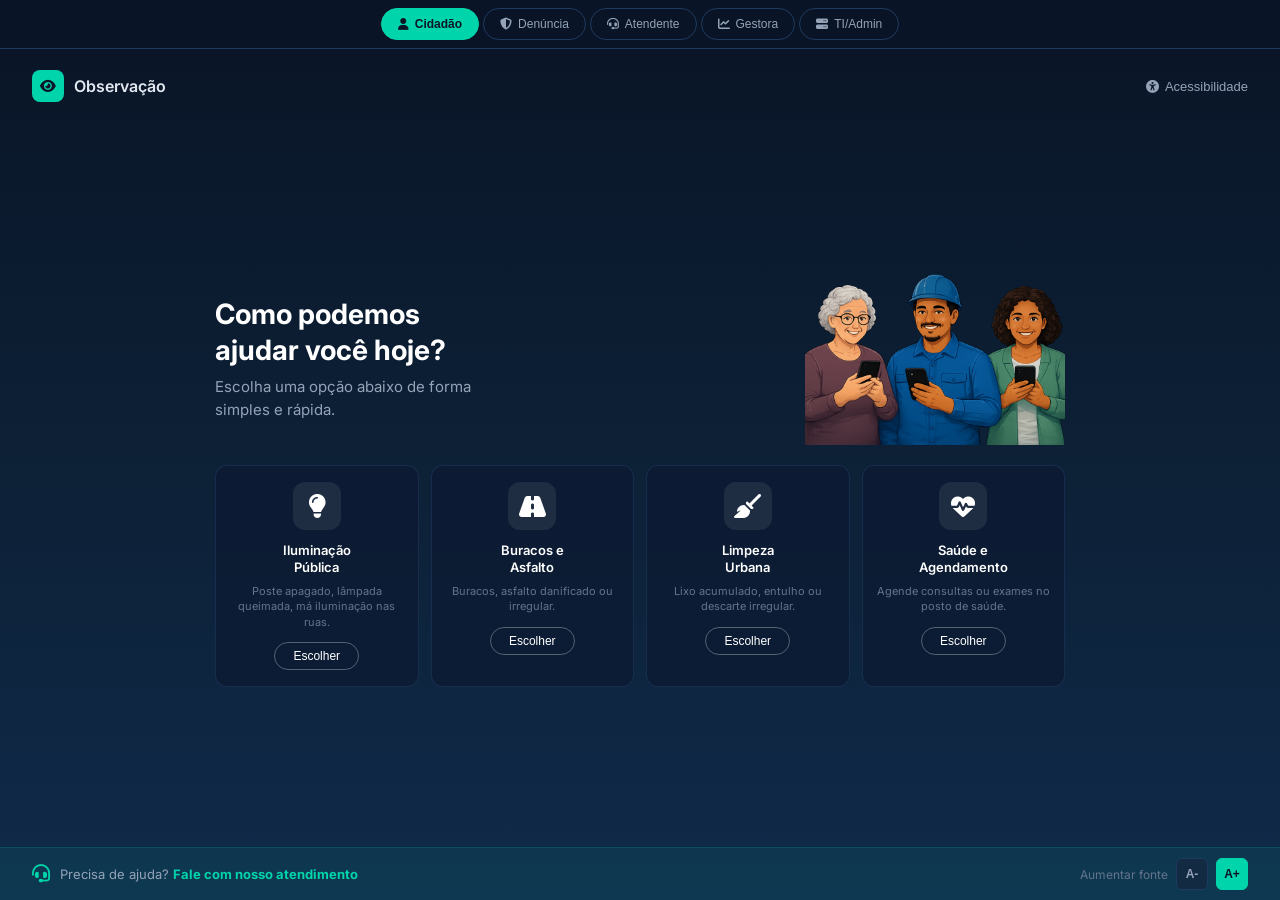
<file: frontend/index.html>
<!DOCTYPE html>
<html lang="pt-BR">
<head>
    <meta charset="UTF-8">
    <meta name="viewport" content="width=device-width, initial-scale=1.0">
    <title>ObservAção</title>
    <link rel="stylesheet" href="styles.css">
    <link href="https://fonts.googleapis.com/css2?family=Inter:wght@300;400;500;600;700&display=swap" rel="stylesheet">
    <link href="https://cdnjs.cloudflare.com/ajax/libs/font-awesome/6.4.0/css/all.min.css" rel="stylesheet">
</head>
<body>
    <!-- Navegação entre perfis -->
    <nav class="profile-nav">
        <button class="profile-btn active" data-screen="cidadao">
            <i class="fas fa-user"></i> Cidadão
        </button>
        <button class="profile-btn" data-screen="denuncia">
            <i class="fas fa-shield-alt"></i> Denúncia
        </button>
        <button class="profile-btn" data-screen="atendente">
            <i class="fas fa-headset"></i> Atendente
        </button>
        <button class="profile-btn" data-screen="gestora">
            <i class="fas fa-chart-line"></i> Gestora
        </button>
        <button class="profile-btn" data-screen="admin">
            <i class="fas fa-server"></i> TI/Admin
        </button>
    </nav>

    <!-- TELA 1: Cidadão Simples -->
    <div id="screen-cidadao" class="screen active">
        <div class="cidadao-page">
            <!-- Header -->
            <header class="cidadao-topbar">
                <div class="cidadao-topbar-left">
                    <div class="logo-icon-sm">
                        <i class="fas fa-eye"></i>
                    </div>
                    <span class="logo-text">Observação</span>
                </div>
                <div class="cidadao-topbar-right">
                    <button class="access-link"><i class="fas fa-universal-access"></i> Acessibilidade</button>
                </div>
            </header>

            <!-- Conteúdo principal -->
            <div class="cidadao-main">
                <div class="cidadao-hero">
                    <div class="cidadao-text-section">
                        <h1 class="cidadao-titulo">Como podemos<br>ajudar você hoje?</h1>
                        <p class="cidadao-subtitulo">Escolha uma opção abaixo de forma<br>simples e rápida.</p>
                    </div>

                    <!-- Ilustração -->
                    <div class="cidadao-ilustracao">
                        <img src="cidadao.png" alt="Cidadãos usando o aplicativo" class="ilustracao-img">
                    </div>
                </div>

                <!-- Cards de categorias -->
                <div class="cidadao-cards">
                    <div class="cidadao-card" onclick="selecionarCategoria('ILUMINACAO')">
                        <div class="cidadao-card-icon">
                            <i class="fas fa-lightbulb"></i>
                        </div>
                        <h3>Iluminação<br>Pública</h3>
                        <p>Poste apagado, lâmpada queimada, má iluminação nas ruas.</p>
                        <button class="btn-escolher">Escolher</button>
                    </div>
                    <div class="cidadao-card" onclick="selecionarCategoria('BURACO')">
                        <div class="cidadao-card-icon">
                            <i class="fas fa-road"></i>
                        </div>
                        <h3>Buracos e<br>Asfalto</h3>
                        <p>Buracos, asfalto danificado ou irregular.</p>
                        <button class="btn-escolher">Escolher</button>
                    </div>
                    <div class="cidadao-card" onclick="selecionarCategoria('LIXO')">
                        <div class="cidadao-card-icon">
                            <i class="fas fa-broom"></i>
                        </div>
                        <h3>Limpeza<br>Urbana</h3>
                        <p>Lixo acumulado, entulho ou descarte irregular.</p>
                        <button class="btn-escolher">Escolher</button>
                    </div>
                    <div class="cidadao-card" onclick="selecionarCategoria('ESGOTO')">
                        <div class="cidadao-card-icon">
                            <i class="fas fa-heartbeat"></i>
                        </div>
                        <h3>Saúde e<br>Agendamento</h3>
                        <p>Agende consultas ou exames no posto de saúde.</p>
                        <button class="btn-escolher">Escolher</button>
                    </div>
                </div>
            </div>

            <!-- Rodapé -->
            <footer class="cidadao-rodape">
                <div class="rodape-esquerda" onclick="document.querySelector('[data-screen=&quot;atendente&quot;]').click()" style="cursor:pointer;">
                    <i class="fas fa-headset"></i>
                    <span>Precisa de ajuda? <strong>Fale com nosso atendimento</strong></span>
                </div>
                <div class="rodape-direita">
                    <span>Aumentar fonte</span>
                    <button class="btn-fonte">A-</button>
                    <button class="btn-fonte btn-fonte-grande">A+</button>
                </div>
            </footer>
        </div>
    </div>

    <!-- TELA 2: Denúncia Anônima -->
    <div id="screen-denuncia" class="screen">
        <div class="denuncia-page">
            <!-- Header -->
            <header class="denuncia-topbar">
                <div class="denuncia-topbar-left">
                    <div class="logo-icon-sm">
                        <i class="fas fa-eye"></i>
                    </div>
                    <span class="logo-text">Observação</span>
                    <div class="badge-anonimo">
                        <i class="fas fa-user-secret"></i> Modo Anônimo Ativo
                    </div>
                </div>
                <button class="btn-sair-rapido" onclick="window.location.href='https://google.com'">
                    SAIR RÁPIDO
                </button>
            </header>

            <!-- Conteúdo principal -->
            <div class="denuncia-main">
                <h2 class="denuncia-titulo">
                    <i class="fas fa-shield-alt"></i>
                    Faça sua denúncia com<br>segurança e anonimato
                </h2>

                <!-- Card informativo -->
                <div class="denuncia-info-card">
                    <i class="fas fa-lock"></i>
                    <div>
                        <p>Sua dados não são coletados. Sua identidade é protegida.</p>
                        <p>Nenhum registro é salvo em seus dispositivos.</p>
                    </div>
                </div>

                <!-- Formulário -->
                <form id="form-denuncia" class="denuncia-form-v2">
                    <div class="form-group-v2">
                        <label>Descreva o que está acontecendo</label>
                        <div class="textarea-wrapper">
                            <textarea id="denuncia-descricao" rows="4" maxlength="2000" placeholder="Relate o problema de forma livre..." required></textarea>
                            <span class="char-count"><span id="char-atual">0</span> / 2000</span>
                        </div>
                    </div>

                    <div class="form-group-v2">
                        <label>Você pode anexar fotos ou vídeos (opcional)</label>
                        <div class="upload-area-v2" id="upload-area">
                            <i class="fas fa-cloud-upload-alt"></i>
                            <p>Arraste arquivos aqui ou clique para anexar</p>
                            <input type="file" id="file-input" multiple accept="image/*,video/*" hidden>
                        </div>
                    </div>

                    <!-- Rodapé do form -->
                    <div class="denuncia-form-footer">
                        <div class="seguranca-info">
                            <i class="fas fa-lock"></i>
                            <div>
                                <strong>Conexão segura e criptografada</strong>
                                <p>Seus dados estão protegidos com criptografia de ponta a ponta.</p>
                            </div>
                        </div>
                        <button type="submit" class="btn-enviar-denuncia-v2">
                            ENVIAR DENÚNCIA ANÔNIMA
                        </button>
                    </div>
                </form>
            </div>
        </div>
    </div>

    <!-- TELA 3: Painel do Atendente -->
    <div id="screen-atendente" class="screen">
        <div class="painel-layout">
            <aside class="sidebar">
                <div class="sidebar-logo">
                    <i class="fas fa-eye"></i>
                    <span>Observ<span class="accent">Ação</span></span>
                </div>
                <nav class="sidebar-nav">
                    <a href="#" class="nav-item active" onclick="mostrarSecaoAtendente('novo-atendimento-section', this)"><i class="fas fa-plus-circle"></i> Novo Atendimento</a>
                    <a href="#" class="nav-item" onclick="mostrarSecaoAtendente('busca-section', this)"><i class="fas fa-search"></i> Buscar Protocolo</a>
                    <a href="#" class="nav-item" onclick="mostrarSecaoAtendente('fila-section', this); carregarFilaAtendimento();"><i class="fas fa-list"></i> Fila de Atendimento</a>
                    <a href="#" class="nav-item"><i class="fas fa-clock"></i> Pendências</a>
                    <a href="#" class="nav-item"><i class="fas fa-history"></i> Histórico</a>
                </nav>
                <div class="sidebar-user">
                    <div class="user-avatar"><i class="fas fa-user"></i></div>
                    <div class="user-info">
                        <span class="user-name">Maria Silva</span>
                        <span class="user-role">Atendente</span>
                    </div>
                </div>
            </aside>
            <main class="painel-content">
                <!-- Seção: Novo Atendimento -->
                <div id="novo-atendimento-section">
                    <div class="painel-header">
                        <h2><i class="fas fa-plus-circle"></i> Novo Atendimento</h2>
                        <div class="header-actions">
                            <span class="protocolo-badge">Protocolo será gerado automaticamente</span>
                        </div>
                    </div>
                    <form id="form-atendimento" class="atendimento-form">
                        <div class="form-row">
                            <div class="form-group">
                                <label>CPF do Cidadão (opcional)</label>
                                <input type="text" id="atend-cpf" placeholder="000.000.000-00">
                            </div>
                            <div class="form-group">
                                <label>Tipo de Solicitação</label>
                                <select id="atend-categoria" required>
                                    <option value="">Selecione</option>
                                    <option value="ILUMINACAO">Iluminação Pública</option>
                                    <option value="BURACO">Buraco / Pavimentação</option>
                                    <option value="LIXO">Coleta de Lixo</option>
                                    <option value="AGUA">Abastecimento de Água</option>
                                    <option value="ESGOTO">Esgoto</option>
                                    <option value="ARBORIZACAO">Arborização</option>
                                    <option value="OUTRO">Outro</option>
                                </select>
                            </div>
                        </div>
                        <div class="form-group">
                            <label>Descrição do Problema</label>
                            <textarea id="atend-descricao" rows="4" placeholder="Descreva o problema relatado pelo cidadão..." required></textarea>
                        </div>
                        <div class="form-group">
                            <label>Endereço</label>
                            <input type="text" id="atend-endereco" placeholder="Rua, número, bairro, referência..." required>
                        </div>
                        <div class="form-row">
                            <div class="form-group">
                                <label>Prioridade</label>
                                <select id="atend-prioridade">
                                    <option value="normal">Normal</option>
                                    <option value="alta">Alta</option>
                                    <option value="urgente">Urgente</option>
                                </select>
                            </div>
                            <div class="form-group">
                                <label>Anexos</label>
                                <button type="button" class="btn-anexo"><i class="fas fa-paperclip"></i> Adicionar</button>
                            </div>
                        </div>
                        <div class="dicas-rapidas">
                            <h4><i class="fas fa-lightbulb"></i> Dicas Rápidas</h4>
                            <div class="dicas-tags">
                                <span class="dica-tag">Poste apagado</span>
                                <span class="dica-tag">Buraco na via</span>
                                <span class="dica-tag">Lixo acumulado</span>
                                <span class="dica-tag">Esgoto aberto</span>
                                <span class="dica-tag">Calçada quebrada</span>
                            </div>
                        </div>
                        <div class="form-actions">
                            <button type="button" class="btn-secondary">Cancelar</button>
                            <button type="submit" class="btn-primary"><i class="fas fa-save"></i> Registrar Solicitação</button>
                        </div>
                    </form>
                </div>

                <!-- Seção: Buscar Protocolo -->
                <div id="busca-section" style="display:none;">
                    <div class="painel-header">
                        <h2><i class="fas fa-search"></i> Buscar Protocolo</h2>
                    </div>
                    <div class="atendimento-form" style="padding: 24px;">
                        <div class="form-row">
                            <div class="form-group" style="flex: 1;">
                                <label>Número do Protocolo</label>
                                <input type="text" id="busca-protocolo" placeholder="Ex: OBS-001">
                            </div>
                            <div class="form-group" style="display: flex; align-items: flex-end;">
                                <button type="button" class="btn-primary" onclick="buscarProtocolo()"><i class="fas fa-search"></i> Buscar</button>
                            </div>
                        </div>
                        <div id="resultado-busca"></div>
                    </div>
                </div>

                <!-- Seção: Fila de Atendimento -->
                <div id="fila-section" style="display:none;">
                    <div class="painel-header">
                        <h2><i class="fas fa-list"></i> Fila de Atendimento</h2>
                    </div>
                    <div id="lista-fila"></div>
                </div>
            </main>
        </div>
    </div>

    <!-- TELA 4 e 5 continuam no JS -->
    <div id="screen-gestora" class="screen"></div>
    <div id="screen-admin" class="screen"></div>

    <script src="app.js"></script>
</body>
</html>
</file>
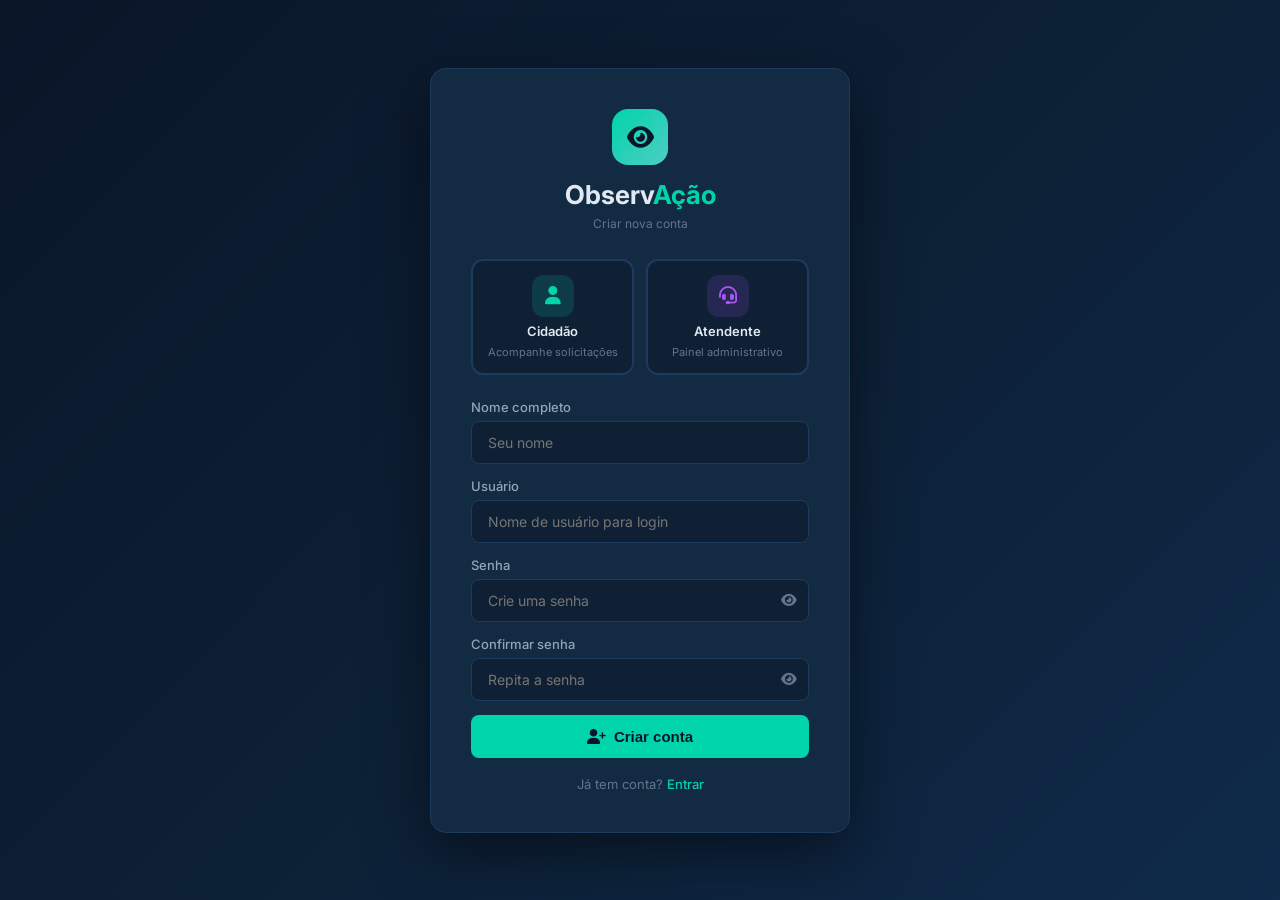
<file: src/main/resources/static/cadastro.html>
<!DOCTYPE html>
<html lang="pt-BR">
<head>
    <meta charset="UTF-8">
    <meta name="viewport" content="width=device-width, initial-scale=1.0">
    <title>ObservAção — Cadastro</title>
    <link rel="stylesheet" href="styles.css">
    <link href="https://fonts.googleapis.com/css2?family=Inter:wght@300;400;500;600;700&display=swap" rel="stylesheet">
    <link href="https://cdnjs.cloudflare.com/ajax/libs/font-awesome/6.4.0/css/all.min.css" rel="stylesheet">
    <script>
        if (sessionStorage.getItem('usuario')) window.location.replace('/');
    </script>
</head>
<body>
    <div class="login-page">
        <div class="login-card">
            <div class="login-header">
                <div class="login-logo-icon">
                    <i class="fas fa-eye"></i>
                </div>
                <h1>Observ<span class="accent">Ação</span></h1>
                <p class="login-subtitle">Criar nova conta</p>
            </div>

            <div class="login-perfis">
                <div class="login-perfil-card" id="card-cidadao" onclick="selecionarPerfil('cidadao')">
                    <div class="login-perfil-icon cidadao">
                        <i class="fas fa-user"></i>
                    </div>
                    <span class="login-perfil-nome">Cidadão</span>
                    <small>Acompanhe solicitações</small>
                </div>
                <div class="login-perfil-card" id="card-atendente" onclick="selecionarPerfil('atendente')">
                    <div class="login-perfil-icon atendente">
                        <i class="fas fa-headset"></i>
                    </div>
                    <span class="login-perfil-nome">Atendente</span>
                    <small>Painel administrativo</small>
                </div>
            </div>

            <form id="form-cadastro" class="login-form">
                <div class="form-group" style="margin-bottom:0">
                    <label>Nome completo</label>
                    <input type="text" id="cad-nome" placeholder="Seu nome" autocomplete="off">
                </div>
                <div class="form-group" style="margin-bottom:0">
                    <label>Usuário</label>
                    <input type="text" id="cad-login" placeholder="Nome de usuário para login" autocomplete="off">
                </div>
                <div class="form-group" style="margin-bottom:0">
                    <label>Senha</label>
                    <div class="login-senha-wrapper">
                        <input type="password" id="cad-senha" placeholder="Crie uma senha">
                        <button type="button" class="btn-toggle-senha" onclick="toggleSenha('cad-senha', 'icon-senha1')">
                            <i class="fas fa-eye" id="icon-senha1"></i>
                        </button>
                    </div>
                </div>
                <div class="form-group" style="margin-bottom:0">
                    <label>Confirmar senha</label>
                    <div class="login-senha-wrapper">
                        <input type="password" id="cad-confirmar" placeholder="Repita a senha">
                        <button type="button" class="btn-toggle-senha" onclick="toggleSenha('cad-confirmar', 'icon-senha2')">
                            <i class="fas fa-eye" id="icon-senha2"></i>
                        </button>
                    </div>
                </div>
                <p id="cad-erro" class="login-erro" style="display:none">
                    <i class="fas fa-exclamation-circle"></i> <span id="cad-erro-msg">Erro ao criar conta.</span>
                </p>
                <p id="cad-sucesso" class="login-sucesso" style="display:none">
                    <i class="fas fa-check-circle"></i> Conta criada! Redirecionando para o login...
                </p>
                <button type="submit" class="btn-primary btn-login">
                    <i class="fas fa-user-plus"></i> Criar conta
                </button>
            </form>

            <p class="login-cadastro-link">Já tem conta? <a href="/login.html">Entrar</a></p>
        </div>
    </div>

    <script>
        const API_BASE = 'http://localhost:8080/api';
        let perfilSelecionado = null;

        function selecionarPerfil(tipo) {
            document.querySelectorAll('.login-perfil-card').forEach(c => c.classList.remove('selecionado'));
            document.getElementById('card-' + tipo).classList.add('selecionado');
            perfilSelecionado = tipo;
        }

        function toggleSenha(inputId, iconId) {
            const input = document.getElementById(inputId);
            const icon = document.getElementById(iconId);
            if (input.type === 'password') {
                input.type = 'text';
                icon.className = 'fas fa-eye-slash';
            } else {
                input.type = 'password';
                icon.className = 'fas fa-eye';
            }
        }

        document.getElementById('form-cadastro').addEventListener('submit', async (e) => {
            e.preventDefault();

            const nome = document.getElementById('cad-nome').value.trim();
            const login = document.getElementById('cad-login').value.trim().toLowerCase();
            const senha = document.getElementById('cad-senha').value;
            const confirmar = document.getElementById('cad-confirmar').value;
            const erroEl = document.getElementById('cad-erro');
            const erroMsg = document.getElementById('cad-erro-msg');
            const sucessoEl = document.getElementById('cad-sucesso');

            erroEl.style.display = 'none';
            sucessoEl.style.display = 'none';

            if (!perfilSelecionado) {
                erroMsg.textContent = 'Selecione um perfil (Cidadão ou Atendente).';
                erroEl.style.display = 'flex';
                return;
            }
            if (!nome || !login || !senha) {
                erroMsg.textContent = 'Preencha todos os campos.';
                erroEl.style.display = 'flex';
                return;
            }
            if (senha !== confirmar) {
                erroMsg.textContent = 'As senhas não coincidem.';
                erroEl.style.display = 'flex';
                return;
            }

            const tipo = perfilSelecionado === 'atendente' ? 'SERVIDOR' : 'CIDADAO';

            try {
                const res = await fetch(`${API_BASE}/usuarios`, {
                    method: 'POST',
                    headers: { 'Content-Type': 'application/json' },
                    body: JSON.stringify({ nome, tipo, anonimo: false, login, senha })
                });
                if (!res.ok) {
                    const msg = await res.text();
                    throw new Error(msg || 'Erro ao criar conta.');
                }
                sucessoEl.style.display = 'flex';
                setTimeout(() => window.location.replace('/login.html'), 2000);
            } catch (err) {
                erroMsg.textContent = err.message || 'Erro ao criar conta.';
                erroEl.style.display = 'flex';
            }
        });
    </script>
</body>
</html>
</file>
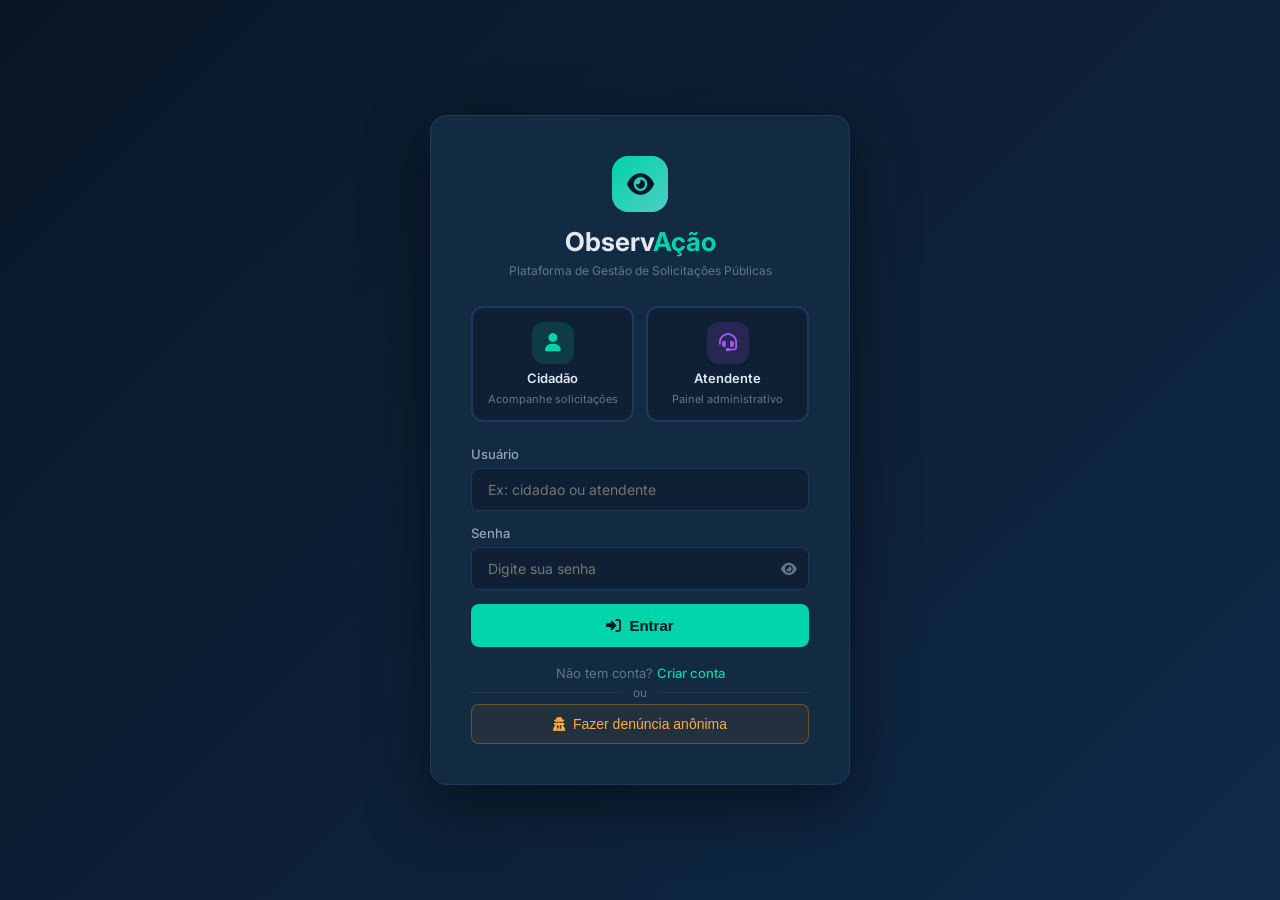
<file: src/main/resources/static/login.html>
<!DOCTYPE html>
<html lang="pt-BR">
<head>
    <meta charset="UTF-8">
    <meta name="viewport" content="width=device-width, initial-scale=1.0">
    <title>ObservAção — Login</title>
    <link rel="stylesheet" href="styles.css">
    <link href="https://fonts.googleapis.com/css2?family=Inter:wght@300;400;500;600;700&display=swap" rel="stylesheet">
    <link href="https://cdnjs.cloudflare.com/ajax/libs/font-awesome/6.4.0/css/all.min.css" rel="stylesheet">
    <script>
        if (sessionStorage.getItem('usuario')) window.location.replace('/');
    </script>
</head>
<body>
    <div class="login-page">
        <div class="login-card">
            <div class="login-header">
                <div class="login-logo-icon">
                    <i class="fas fa-eye"></i>
                </div>
                <h1>Observ<span class="accent">Ação</span></h1>
                <p class="login-subtitle">Plataforma de Gestão de Solicitações Públicas</p>
            </div>

            <div class="login-perfis">
                <div class="login-perfil-card" id="card-cidadao" onclick="selecionarPerfil('cidadao')">
                    <div class="login-perfil-icon cidadao">
                        <i class="fas fa-user"></i>
                    </div>
                    <span class="login-perfil-nome">Cidadão</span>
                    <small>Acompanhe solicitações</small>
                </div>
                <div class="login-perfil-card" id="card-atendente" onclick="selecionarPerfil('atendente')">
                    <div class="login-perfil-icon atendente">
                        <i class="fas fa-headset"></i>
                    </div>
                    <span class="login-perfil-nome">Atendente</span>
                    <small>Painel administrativo</small>
                </div>
            </div>

            <form id="form-login" class="login-form">
                <div class="form-group" style="margin-bottom:0">
                    <label>Usuário</label>
                    <input type="text" id="login-usuario" placeholder="Ex: cidadao ou atendente" autocomplete="off">
                </div>
                <div class="form-group" style="margin-bottom:0">
                    <label>Senha</label>
                    <div class="login-senha-wrapper">
                        <input type="password" id="login-senha" placeholder="Digite sua senha">
                        <button type="button" class="btn-toggle-senha" onclick="toggleSenha()">
                            <i class="fas fa-eye" id="icon-senha"></i>
                        </button>
                    </div>
                </div>
                <p id="login-erro" class="login-erro" style="display:none">
                    <i class="fas fa-exclamation-circle"></i> Usuário ou senha incorretos.
                </p>
                <button type="submit" class="btn-primary btn-login">
                    <i class="fas fa-sign-in-alt"></i> Entrar
                </button>
            </form>

            <p class="login-cadastro-link">Não tem conta? <a href="/cadastro.html">Criar conta</a></p>

            <div class="login-separator"><span>ou</span></div>

            <button class="btn-denuncia-anonima" onclick="abrirModalDenuncia()">
                <i class="fas fa-user-secret"></i> Fazer denúncia anônima
            </button>
        </div>
    </div>

    <!-- Modal Denúncia Anônima -->
    <div id="modal-denuncia" class="modal-denuncia-overlay" onclick="fecharModalFora(event)">
        <div class="modal-denuncia-card">
            <button class="modal-fechar" onclick="fecharModal()"><i class="fas fa-times"></i></button>

            <div class="modal-denuncia-header">
                <div class="badge-anonimo-modal">
                    <i class="fas fa-user-secret"></i> Modo Anônimo
                </div>
                <h2>Fazer Denúncia</h2>
                <p>Sua identidade não será registrada.</p>
            </div>

            <form id="form-denuncia-modal">
                <div class="form-group" style="margin-bottom:0">
                    <label>Categoria</label>
                    <div class="modal-categorias">
                        <button type="button" class="modal-cat-btn" data-cat="ILUMINACAO" onclick="selecionarCategoria(this)">
                            <i class="fas fa-lightbulb"></i> Iluminação
                        </button>
                        <button type="button" class="modal-cat-btn" data-cat="BURACO" onclick="selecionarCategoria(this)">
                            <i class="fas fa-road"></i> Buracos
                        </button>
                        <button type="button" class="modal-cat-btn" data-cat="LIXO" onclick="selecionarCategoria(this)">
                            <i class="fas fa-broom"></i> Limpeza
                        </button>
                        <button type="button" class="modal-cat-btn" data-cat="AGUA" onclick="selecionarCategoria(this)">
                            <i class="fas fa-tint"></i> Água
                        </button>
                        <button type="button" class="modal-cat-btn" data-cat="ESGOTO" onclick="selecionarCategoria(this)">
                            <i class="fas fa-exclamation-triangle"></i> Esgoto
                        </button>
                        <button type="button" class="modal-cat-btn" data-cat="OUTRO" onclick="selecionarCategoria(this)">
                            <i class="fas fa-ellipsis-h"></i> Outro
                        </button>
                    </div>
                </div>
                <div class="form-group" style="margin-bottom:0">
                    <label>Descrição</label>
                    <div class="textarea-wrapper">
                        <textarea id="den-descricao" rows="3" maxlength="1000" placeholder="Descreva o que está acontecendo..."></textarea>
                        <span class="char-count"><span id="den-chars">0</span> / 1000</span>
                    </div>
                </div>
                <div class="form-group" style="margin-bottom:0">
                    <label>Endereço / Localização</label>
                    <input type="text" id="den-endereco" placeholder="Rua, bairro ou referência...">
                </div>
                <p id="den-erro" class="login-erro" style="display:none">
                    <i class="fas fa-exclamation-circle"></i> <span id="den-erro-msg">Preencha todos os campos.</span>
                </p>
                <p id="den-sucesso" class="login-sucesso" style="display:none">
                    <i class="fas fa-check-circle"></i> Denúncia enviada com sucesso!
                </p>
                <button type="submit" class="btn-primary btn-login">
                    <i class="fas fa-shield-alt"></i> Enviar denúncia anônima
                </button>
            </form>
        </div>
    </div>

    <script>
        const API_BASE = 'http://localhost:8080/api';

        function selecionarPerfil(tipo) {
            document.querySelectorAll('.login-perfil-card').forEach(c => c.classList.remove('selecionado'));
            document.getElementById('card-' + tipo).classList.add('selecionado');
            document.getElementById('login-usuario').value = tipo;
            document.getElementById('login-senha').focus();
        }

        function toggleSenha() {
            const input = document.getElementById('login-senha');
            const icon = document.getElementById('icon-senha');
            if (input.type === 'password') {
                input.type = 'text';
                icon.className = 'fas fa-eye-slash';
            } else {
                input.type = 'password';
                icon.className = 'fas fa-eye';
            }
        }

        document.getElementById('form-login').addEventListener('submit', async (e) => {
            e.preventDefault();
            const login = document.getElementById('login-usuario').value.trim().toLowerCase();
            const senha = document.getElementById('login-senha').value;
            if (!login || !senha) return;

            const erroEl = document.getElementById('login-erro');
            erroEl.style.display = 'none';

            try {
                const res = await fetch(`${API_BASE}/usuarios/login`, {
                    method: 'POST',
                    headers: { 'Content-Type': 'application/json' },
                    body: JSON.stringify({ login, senha })
                });
                if (!res.ok) throw new Error('Credenciais inválidas');
                const user = await res.json();
                sessionStorage.setItem('usuario', JSON.stringify(user));
                window.location.replace('/');
            } catch (err) {
                erroEl.style.display = 'flex';
                setTimeout(() => erroEl.style.display = 'none', 3000);
            }
        });

        // Modal denúncia
        let categoriaSelecionada = null;

        function abrirModalDenuncia() {
            document.getElementById('modal-denuncia').style.display = 'flex';
            document.body.style.overflow = 'hidden';
        }

        function fecharModal() {
            document.getElementById('modal-denuncia').style.display = 'none';
            document.body.style.overflow = '';
            resetarModal();
        }

        function fecharModalFora(e) {
            if (e.target === document.getElementById('modal-denuncia')) fecharModal();
        }

        function resetarModal() {
            categoriaSelecionada = null;
            document.querySelectorAll('.modal-cat-btn').forEach(b => b.classList.remove('ativo'));
            document.getElementById('den-descricao').value = '';
            document.getElementById('den-endereco').value = '';
            document.getElementById('den-chars').textContent = '0';
            document.getElementById('den-erro').style.display = 'none';
            document.getElementById('den-sucesso').style.display = 'none';
        }

        function selecionarCategoria(btn) {
            document.querySelectorAll('.modal-cat-btn').forEach(b => b.classList.remove('ativo'));
            btn.classList.add('ativo');
            categoriaSelecionada = btn.dataset.cat;
        }

        document.getElementById('den-descricao').addEventListener('input', function () {
            document.getElementById('den-chars').textContent = this.value.length;
        });

        document.getElementById('form-denuncia-modal').addEventListener('submit', async (e) => {
            e.preventDefault();
            const descricao = document.getElementById('den-descricao').value.trim();
            const endereco = document.getElementById('den-endereco').value.trim();
            const erroEl = document.getElementById('den-erro');
            const erroMsg = document.getElementById('den-erro-msg');
            const sucessoEl = document.getElementById('den-sucesso');

            erroEl.style.display = 'none';
            sucessoEl.style.display = 'none';

            if (!categoriaSelecionada) {
                erroMsg.textContent = 'Selecione uma categoria.';
                erroEl.style.display = 'flex';
                return;
            }
            if (!descricao || !endereco) {
                erroMsg.textContent = 'Preencha a descrição e o endereço.';
                erroEl.style.display = 'flex';
                return;
            }

            try {
                const res = await fetch(`${API_BASE}/solicitacoes`, {
                    method: 'POST',
                    headers: { 'Content-Type': 'application/json' },
                    body: JSON.stringify({ descricao, categoria: categoriaSelecionada, endereco, usuarioId: null, anonimo: true })
                });
                if (!res.ok) throw new Error();
                sucessoEl.style.display = 'flex';
                setTimeout(() => fecharModal(), 2500);
            } catch {
                erroMsg.textContent = 'Erro ao enviar. Tente novamente.';
                erroEl.style.display = 'flex';
            }
        });
    </script>
</body>
</html>
</file>
<file: frontend/styles.css>
/* ===== RESET & VARIABLES ===== */
* {
    margin: 0;
    padding: 0;
    box-sizing: border-box;
}

:root {
    --bg-primary: #0a1628;
    --bg-secondary: #0f2035;
    --bg-card: #132a43;
    --bg-card-hover: #1a3a5c;
    --bg-sidebar: #0d1b2a;
    --accent: #00d4aa;
    --accent-hover: #00b894;
    --accent-blue: #4ecdc4;
    --accent-purple: #a855f7;
    --accent-orange: #f59e0b;
    --accent-red: #ef4444;
    --accent-pink: #ec4899;
    --text-primary: #e2e8f0;
    --text-secondary: #94a3b8;
    --text-muted: #64748b;
    --border: #1e3a5f;
    --border-light: #2a4a6b;
    --shadow: 0 4px 20px rgba(0, 0, 0, 0.3);
    --radius: 12px;
    --radius-sm: 8px;
    --radius-lg: 16px;
}

body {
    font-family: 'Inter', sans-serif;
    background: var(--bg-primary);
    color: var(--text-primary);
    min-height: 100vh;
    overflow-x: hidden;
}

/* ===== PROFILE NAV (switcher de telas) ===== */
.profile-nav {
    position: fixed;
    top: 0;
    left: 0;
    right: 0;
    display: flex;
    justify-content: center;
    gap: 4px;
    padding: 8px 16px;
    background: rgba(10, 22, 40, 0.95);
    backdrop-filter: blur(10px);
    border-bottom: 1px solid var(--border);
    z-index: 1000;
}

.profile-btn {
    padding: 8px 16px;
    border: 1px solid var(--border);
    border-radius: 20px;
    background: transparent;
    color: var(--text-secondary);
    font-size: 12px;
    font-weight: 500;
    cursor: pointer;
    transition: all 0.3s ease;
    display: flex;
    align-items: center;
    gap: 6px;
}

.profile-btn:hover {
    background: var(--bg-card);
    color: var(--text-primary);
}

.profile-btn.active {
    background: var(--accent);
    color: #0a1628;
    border-color: var(--accent);
    font-weight: 600;
}

/* ===== SCREENS ===== */
.screen {
    display: none;
    padding-top: 60px;
    min-height: 100vh;
}

.screen.active {
    display: block;
}

/* Shared utilities */
.accent {
    color: var(--accent);
}

.logo-icon {
    width: 48px;
    height: 48px;
    background: linear-gradient(135deg, var(--accent), var(--accent-blue));
    border-radius: 12px;
    display: flex;
    align-items: center;
    justify-content: center;
    font-size: 22px;
    color: #0a1628;
}

.logo-section {
    display: flex;
    align-items: center;
    justify-content: center;
    gap: 12px;
    margin-bottom: 12px;
}

.logo-section h1 {
    font-size: 32px;
    font-weight: 700;
    color: var(--text-primary);
}

/* ===== TELA 1: CIDADÃO ===== */
.cidadao-page {
    height: calc(100vh - 60px);
    background: linear-gradient(180deg, #0a1628 0%, #0d2137 50%, #0f2a4a 100%);
    display: flex;
    flex-direction: column;
    padding-top: 0;
    overflow: hidden;
}

.cidadao-topbar {
    display: flex;
    align-items: center;
    justify-content: space-between;
    padding: 10px 32px;
}

.cidadao-topbar-left {
    display: flex;
    align-items: center;
    gap: 10px;
}

.logo-icon-sm {
    width: 32px;
    height: 32px;
    background: var(--accent);
    border-radius: 8px;
    display: flex;
    align-items: center;
    justify-content: center;
    font-size: 14px;
    color: #0a1628;
}

.logo-text {
    font-size: 16px;
    font-weight: 600;
    color: var(--text-primary);
}

.cidadao-topbar-right {
    display: flex;
    align-items: center;
}

.access-link {
    background: none;
    border: none;
    color: var(--text-secondary);
    font-size: 13px;
    cursor: pointer;
    display: flex;
    align-items: center;
    gap: 6px;
    transition: color 0.3s;
}

.access-link:hover {
    color: var(--accent);
}

.cidadao-main {
    flex: 1;
    display: flex;
    flex-direction: column;
    align-items: center;
    justify-content: center;
    padding: 10px 48px;
}

.cidadao-hero {
    display: flex;
    align-items: center;
    justify-content: space-between;
    width: 100%;
    max-width: 850px;
    margin-bottom: 20px;
}

.cidadao-text-section {
    text-align: left;
    flex: 1;
}

.cidadao-titulo {
    font-size: 28px;
    font-weight: 700;
    color: #ffffff;
    line-height: 1.3;
    margin-bottom: 8px;
}

.cidadao-subtitulo {
    font-size: 15px;
    color: var(--text-secondary);
    line-height: 1.5;
}

/* Ilustração de pessoas */
.cidadao-ilustracao {
    display: flex;
    justify-content: center;
    align-items: center;
    flex-shrink: 0;
}

.ilustracao-img {
    max-width: 260px;
    width: 100%;
    height: auto;
    object-fit: contain;
}

.pessoa {
    display: flex;
    flex-direction: column;
    align-items: center;
}

.pessoa-corpo {
    position: relative;
    display: flex;
    flex-direction: column;
    align-items: center;
}

.pessoa-cabeca {
    width: 40px;
    height: 40px;
    border-radius: 50%;
    margin-bottom: 4px;
}

.pessoa-tronco {
    width: 50px;
    height: 70px;
    border-radius: 12px 12px 0 0;
}

.pessoa-celular {
    position: absolute;
    bottom: 20px;
    right: -5px;
    font-size: 16px;
    color: #e2e8f0;
}

.pessoa-idosa .pessoa-cabeca {
    background: #d4a574;
}

.pessoa-idosa .pessoa-tronco {
    background: linear-gradient(180deg, #7c3aed, #5b21b6);
}

.pessoa-jovem .pessoa-cabeca {
    background: #8b6914;
}

.pessoa-jovem .pessoa-tronco {
    background: linear-gradient(180deg, #2563eb, #1d4ed8);
}

.pessoa-trabalhador .pessoa-cabeca {
    background: #6b4423;
}

.pessoa-trabalhador .pessoa-tronco {
    background: linear-gradient(180deg, #0891b2, #0e7490);
}

/* Cards categorias */
.cidadao-cards {
    display: grid;
    grid-template-columns: repeat(4, 1fr);
    gap: 12px;
    width: 100%;
    max-width: 850px;
    margin-bottom: 0;
}

.cidadao-card {
    background: rgba(13, 27, 50, 0.8);
    border: 1px solid rgba(30, 58, 95, 0.6);
    border-radius: var(--radius);
    padding: 16px 12px;
    text-align: center;
    cursor: pointer;
    transition: all 0.3s ease;
}

.cidadao-card:hover {
    transform: translateY(-3px);
    border-color: var(--accent);
    box-shadow: 0 8px 25px rgba(0, 212, 170, 0.1);
}

.cidadao-card-icon {
    width: 48px;
    height: 48px;
    border-radius: 12px;
    background: rgba(255, 255, 255, 0.08);
    margin: 0 auto 12px;
    display: flex;
    align-items: center;
    justify-content: center;
    font-size: 24px;
    color: #ffffff;
}

.cidadao-card h3 {
    font-size: 13px;
    font-weight: 600;
    color: #ffffff;
    margin-bottom: 8px;
    line-height: 1.3;
}

.cidadao-card p {
    font-size: 11px;
    color: var(--text-muted);
    margin-bottom: 12px;
    line-height: 1.4;
}

.cidadao-card .btn-escolher {
    padding: 6px 18px;
    font-size: 12px;
    border: 1px solid rgba(255, 255, 255, 0.3);
    border-radius: 16px;
    background: transparent;
    color: #ffffff;
    cursor: pointer;
    transition: all 0.3s;
}

.cidadao-card .btn-escolher:hover {
    background: var(--accent);
    border-color: var(--accent);
    color: #0a1628;
}

/* Rodapé cidadão */
.cidadao-rodape {
    display: flex;
    align-items: center;
    justify-content: space-between;
    padding: 10px 32px;
    background: rgba(0, 212, 170, 0.08);
    border-top: 1px solid rgba(0, 212, 170, 0.15);
}

.rodape-esquerda {
    display: flex;
    align-items: center;
    gap: 10px;
    color: var(--text-secondary);
    font-size: 13px;
}

.rodape-esquerda i {
    color: var(--accent);
    font-size: 18px;
}

.rodape-esquerda strong {
    color: var(--accent);
}

.rodape-direita {
    display: flex;
    align-items: center;
    gap: 8px;
    font-size: 12px;
    color: var(--text-muted);
}

.btn-fonte {
    width: 32px;
    height: 32px;
    border: 1px solid var(--border);
    border-radius: 6px;
    background: var(--bg-card);
    color: var(--text-secondary);
    font-size: 12px;
    font-weight: 600;
    cursor: pointer;
    display: flex;
    align-items: center;
    justify-content: center;
    transition: all 0.3s;
}

.btn-fonte:hover {
    border-color: var(--accent);
    color: var(--accent);
}

.btn-fonte-grande {
    background: var(--accent);
    border-color: var(--accent);
    color: #0a1628;
}

/* ===== TELA 2: DENÚNCIA ANÔNIMA ===== */
.denuncia-page {
    min-height: 100vh;
    background: linear-gradient(180deg, #0a1628 0%, #0d2137 50%, #0f2a4a 100%);
    display: flex;
    flex-direction: column;
    padding-top: 0;
}

.denuncia-topbar {
    display: flex;
    align-items: center;
    justify-content: space-between;
    padding: 14px 28px;
    border-bottom: 1px solid var(--border);
}

.denuncia-topbar-left {
    display: flex;
    align-items: center;
    gap: 12px;
}

.badge-anonimo {
    display: inline-flex;
    align-items: center;
    gap: 6px;
    padding: 5px 12px;
    background: rgba(30, 58, 95, 0.6);
    border: 1px solid var(--border);
    border-radius: 16px;
    color: var(--text-secondary);
    font-size: 11px;
    font-weight: 500;
}

.btn-sair-rapido {
    padding: 8px 18px;
    background: var(--accent);
    border: none;
    border-radius: 6px;
    color: #0a1628;
    font-size: 12px;
    font-weight: 700;
    cursor: pointer;
    letter-spacing: 0.5px;
    transition: all 0.3s;
}

.btn-sair-rapido:hover {
    background: var(--accent-hover);
    transform: translateY(-1px);
}

.denuncia-main {
    flex: 1;
    max-width: 580px;
    margin: 0 auto;
    padding: 30px 24px;
    width: 100%;
}

.denuncia-titulo {
    font-size: 20px;
    font-weight: 600;
    color: #ffffff;
    margin-bottom: 20px;
    line-height: 1.4;
    display: flex;
    align-items: flex-start;
    gap: 10px;
}

.denuncia-titulo i {
    color: var(--accent);
    margin-top: 3px;
}

.denuncia-info-card {
    display: flex;
    align-items: flex-start;
    gap: 12px;
    padding: 14px 18px;
    background: rgba(0, 132, 180, 0.12);
    border: 1px solid rgba(0, 180, 216, 0.25);
    border-radius: var(--radius-sm);
    margin-bottom: 24px;
}

.denuncia-info-card i {
    color: var(--accent-blue);
    font-size: 16px;
    margin-top: 2px;
}

.denuncia-info-card p {
    font-size: 12px;
    color: var(--text-secondary);
    line-height: 1.5;
    margin: 0;
}

.denuncia-form-v2 {
    display: flex;
    flex-direction: column;
    gap: 20px;
}

.form-group-v2 {
    display: flex;
    flex-direction: column;
    gap: 8px;
}

.form-group-v2 label {
    font-size: 13px;
    font-weight: 500;
    color: var(--text-primary);
}

.textarea-wrapper {
    position: relative;
}

.textarea-wrapper textarea {
    width: 100%;
    padding: 14px 16px;
    padding-bottom: 30px;
    background: var(--bg-secondary);
    border: 1px solid var(--border);
    border-radius: var(--radius-sm);
    color: var(--text-primary);
    font-size: 14px;
    font-family: 'Inter', sans-serif;
    resize: vertical;
    transition: border-color 0.3s;
}

.textarea-wrapper textarea:focus {
    outline: none;
    border-color: var(--accent);
}

.char-count {
    position: absolute;
    bottom: 10px;
    right: 14px;
    font-size: 11px;
    color: var(--text-muted);
}

.upload-area-v2 {
    border: 1px dashed var(--border);
    border-radius: var(--radius-sm);
    padding: 24px;
    text-align: center;
    cursor: pointer;
    transition: all 0.3s;
    background: rgba(15, 32, 53, 0.5);
}

.upload-area-v2:hover {
    border-color: var(--accent);
    background: rgba(0, 212, 170, 0.03);
}

.upload-area-v2 i {
    font-size: 28px;
    color: var(--text-muted);
    margin-bottom: 8px;
}

.upload-area-v2 p {
    color: var(--text-muted);
    font-size: 13px;
}

.denuncia-form-footer {
    display: flex;
    align-items: center;
    justify-content: space-between;
    padding-top: 16px;
    border-top: 1px solid var(--border);
    margin-top: 8px;
}

.seguranca-info {
    display: flex;
    align-items: flex-start;
    gap: 10px;
}

.seguranca-info i {
    color: var(--accent);
    font-size: 16px;
    margin-top: 2px;
}

.seguranca-info strong {
    font-size: 12px;
    color: var(--text-primary);
    display: block;
    margin-bottom: 2px;
}

.seguranca-info p {
    font-size: 11px;
    color: var(--text-muted);
    margin: 0;
}

.btn-enviar-denuncia-v2 {
    padding: 12px 24px;
    background: var(--accent);
    border: none;
    border-radius: 6px;
    color: #0a1628;
    font-size: 12px;
    font-weight: 700;
    cursor: pointer;
    letter-spacing: 0.5px;
    white-space: nowrap;
    transition: all 0.3s;
}

.btn-enviar-denuncia-v2:hover {
    background: var(--accent-hover);
    transform: translateY(-1px);
    box-shadow: 0 4px 15px rgba(0, 212, 170, 0.3);
}

/* Form styles shared */
.form-group {
    margin-bottom: 20px;
}

.form-group label {
    display: block;
    font-size: 13px;
    font-weight: 500;
    color: var(--text-secondary);
    margin-bottom: 6px;
}

.form-group input,
.form-group select,
.form-group textarea {
    width: 100%;
    padding: 12px 16px;
    background: var(--bg-secondary);
    border: 1px solid var(--border);
    border-radius: var(--radius-sm);
    color: var(--text-primary);
    font-size: 14px;
    font-family: 'Inter', sans-serif;
    transition: border-color 0.3s;
}

.form-group input:focus,
.form-group select:focus,
.form-group textarea:focus {
    outline: none;
    border-color: var(--accent);
}

.form-group textarea {
    resize: vertical;
}

.form-group select {
    cursor: pointer;
    appearance: none;
    background-image: url("data:image/svg+xml,%3Csvg xmlns='http://www.w3.org/2000/svg' width='12' height='12' fill='%2394a3b8' viewBox='0 0 16 16'%3E%3Cpath d='M8 11L3 6h10l-5 5z'/%3E%3C/svg%3E");
    background-repeat: no-repeat;
    background-position: right 12px center;
}

.upload-area {
    border: 2px dashed var(--border);
    border-radius: var(--radius);
    padding: 30px;
    text-align: center;
    cursor: pointer;
    transition: all 0.3s;
}

.upload-area:hover {
    border-color: var(--accent);
    background: rgba(0, 212, 170, 0.03);
}

.upload-area i {
    font-size: 32px;
    color: var(--accent);
    margin-bottom: 8px;
}

.upload-area p {
    color: var(--text-secondary);
    font-size: 14px;
}

.upload-area span {
    color: var(--text-muted);
    font-size: 12px;
}

.crypto-notice {
    display: flex;
    align-items: center;
    gap: 8px;
    padding: 10px 14px;
    background: rgba(0, 212, 170, 0.08);
    border-radius: var(--radius-sm);
    color: var(--accent);
    font-size: 12px;
    margin-bottom: 20px;
}

.btn-enviar-denuncia {
    width: 100%;
    padding: 14px;
    background: linear-gradient(135deg, var(--accent-purple), #7c3aed);
    border: none;
    border-radius: var(--radius-sm);
    color: white;
    font-size: 15px;
    font-weight: 600;
    cursor: pointer;
    display: flex;
    align-items: center;
    justify-content: center;
    gap: 8px;
    transition: all 0.3s;
}

.btn-enviar-denuncia:hover {
    transform: translateY(-2px);
    box-shadow: 0 8px 25px rgba(168, 85, 247, 0.3);
}

/* ===== TELA 3: PAINEL ATENDENTE ===== */
.painel-layout {
    display: flex;
    min-height: 100vh;
    padding-top: 50px;
}

.sidebar {
    width: 250px;
    background: var(--bg-sidebar);
    border-right: 1px solid var(--border);
    display: flex;
    flex-direction: column;
    padding: 20px 0;
    position: fixed;
    top: 50px;
    bottom: 0;
    left: 0;
}

.sidebar-logo {
    display: flex;
    align-items: center;
    gap: 10px;
    padding: 0 20px 20px;
    border-bottom: 1px solid var(--border);
    font-size: 18px;
    font-weight: 700;
}

.sidebar-logo i {
    color: var(--accent);
    font-size: 20px;
}

.sidebar-nav {
    flex: 1;
    padding: 16px 0;
}

.nav-item {
    display: flex;
    align-items: center;
    gap: 10px;
    padding: 12px 20px;
    color: var(--text-secondary);
    text-decoration: none;
    font-size: 14px;
    transition: all 0.3s;
    border-left: 3px solid transparent;
}

.nav-item:hover {
    background: var(--bg-card);
    color: var(--text-primary);
}

.nav-item.active {
    background: rgba(0, 212, 170, 0.08);
    color: var(--accent);
    border-left-color: var(--accent);
}

.sidebar-user {
    display: flex;
    align-items: center;
    gap: 10px;
    padding: 16px 20px;
    border-top: 1px solid var(--border);
}

.user-avatar {
    width: 36px;
    height: 36px;
    border-radius: 50%;
    background: var(--bg-card);
    display: flex;
    align-items: center;
    justify-content: center;
    color: var(--accent);
}

.user-info {
    display: flex;
    flex-direction: column;
}

.user-name {
    font-size: 13px;
    font-weight: 600;
}

.user-role {
    font-size: 11px;
    color: var(--text-muted);
}

.painel-content {
    flex: 1;
    margin-left: 250px;
    padding: 30px;
}

.painel-header {
    display: flex;
    align-items: center;
    justify-content: space-between;
    margin-bottom: 24px;
}

.painel-header h2 {
    font-size: 22px;
    font-weight: 600;
    display: flex;
    align-items: center;
    gap: 10px;
}

.painel-header h2 i {
    color: var(--accent);
}

.protocolo-badge {
    padding: 6px 12px;
    background: var(--bg-card);
    border: 1px solid var(--border);
    border-radius: 20px;
    font-size: 12px;
    color: var(--text-muted);
}

.atendimento-form {
    background: var(--bg-card);
    border: 1px solid var(--border);
    border-radius: var(--radius-lg);
    padding: 28px;
}

.form-row {
    display: grid;
    grid-template-columns: 1fr 1fr;
    gap: 16px;
}

.dicas-rapidas {
    margin: 20px 0;
    padding: 16px;
    background: var(--bg-secondary);
    border-radius: var(--radius-sm);
    border: 1px solid var(--border);
}

.dicas-rapidas h4 {
    font-size: 13px;
    color: var(--accent-orange);
    margin-bottom: 10px;
    display: flex;
    align-items: center;
    gap: 6px;
}

.dicas-tags {
    display: flex;
    flex-wrap: wrap;
    gap: 8px;
}

.dica-tag {
    padding: 5px 12px;
    background: var(--bg-card);
    border: 1px solid var(--border);
    border-radius: 15px;
    font-size: 12px;
    color: var(--text-secondary);
    cursor: pointer;
    transition: all 0.3s;
}

.dica-tag:hover {
    border-color: var(--accent);
    color: var(--accent);
}

.form-actions {
    display: flex;
    justify-content: flex-end;
    gap: 12px;
    margin-top: 20px;
}

.btn-primary {
    padding: 12px 24px;
    background: var(--accent);
    border: none;
    border-radius: var(--radius-sm);
    color: #0a1628;
    font-size: 14px;
    font-weight: 600;
    cursor: pointer;
    display: flex;
    align-items: center;
    gap: 8px;
    transition: all 0.3s;
}

.btn-primary:hover {
    background: var(--accent-hover);
    transform: translateY(-1px);
}

.btn-secondary {
    padding: 12px 24px;
    background: transparent;
    border: 1px solid var(--border);
    border-radius: var(--radius-sm);
    color: var(--text-secondary);
    font-size: 14px;
    cursor: pointer;
    transition: all 0.3s;
}

.btn-secondary:hover {
    border-color: var(--text-secondary);
    color: var(--text-primary);
}

.btn-anexo {
    padding: 12px 16px;
    background: var(--bg-secondary);
    border: 1px dashed var(--border);
    border-radius: var(--radius-sm);
    color: var(--text-secondary);
    font-size: 13px;
    cursor: pointer;
    transition: all 0.3s;
    display: flex;
    align-items: center;
    gap: 6px;
}

.btn-anexo:hover {
    border-color: var(--accent);
    color: var(--accent);
}

/* ===== TELA 4: DASHBOARD GESTORA ===== */
.gestora-layout {
    display: flex;
    min-height: 100vh;
    padding-top: 50px;
}

.gestora-sidebar {
    width: 250px;
    background: var(--bg-sidebar);
    border-right: 1px solid var(--border);
    display: flex;
    flex-direction: column;
    padding: 20px 0;
    position: fixed;
    top: 50px;
    bottom: 0;
    left: 0;
}

.gestora-content {
    flex: 1;
    margin-left: 250px;
    padding: 24px;
}

.dashboard-filters {
    display: flex;
    gap: 12px;
    margin-bottom: 24px;
    align-items: center;
}

.filter-select {
    padding: 8px 14px;
    background: var(--bg-card);
    border: 1px solid var(--border);
    border-radius: var(--radius-sm);
    color: var(--text-primary);
    font-size: 13px;
    cursor: pointer;
}

.filter-label {
    font-size: 13px;
    color: var(--text-secondary);
}

.dashboard-indicators {
    display: grid;
    grid-template-columns: repeat(4, 1fr);
    gap: 16px;
    margin-bottom: 24px;
}

.indicator-card {
    background: var(--bg-card);
    border: 1px solid var(--border);
    border-radius: var(--radius);
    padding: 20px;
    position: relative;
    overflow: hidden;
}

.indicator-card::before {
    content: '';
    position: absolute;
    top: 0;
    left: 0;
    right: 0;
    height: 3px;
}

.indicator-card.green::before { background: var(--accent); }
.indicator-card.blue::before { background: var(--accent-blue); }
.indicator-card.orange::before { background: var(--accent-orange); }
.indicator-card.purple::before { background: var(--accent-purple); }

.indicator-value {
    font-size: 28px;
    font-weight: 700;
    margin-bottom: 4px;
}

.indicator-card.green .indicator-value { color: var(--accent); }
.indicator-card.blue .indicator-value { color: var(--accent-blue); }
.indicator-card.orange .indicator-value { color: var(--accent-orange); }
.indicator-card.purple .indicator-value { color: var(--accent-purple); }

.indicator-label {
    font-size: 12px;
    color: var(--text-muted);
}

.indicator-change {
    font-size: 11px;
    margin-top: 6px;
    display: flex;
    align-items: center;
    gap: 4px;
}

.indicator-change.up { color: var(--accent); }
.indicator-change.down { color: var(--accent-red); }

.dashboard-charts {
    display: grid;
    grid-template-columns: 1fr 1fr;
    gap: 16px;
    margin-bottom: 24px;
}

.chart-card {
    background: var(--bg-card);
    border: 1px solid var(--border);
    border-radius: var(--radius);
    padding: 20px;
}

.chart-card h3 {
    font-size: 14px;
    font-weight: 600;
    margin-bottom: 16px;
    color: var(--text-primary);
}

.chart-placeholder {
    height: 180px;
    background: var(--bg-secondary);
    border-radius: var(--radius-sm);
    display: flex;
    align-items: center;
    justify-content: center;
    position: relative;
    overflow: hidden;
}

/* Donut chart CSS */
.donut-chart {
    width: 140px;
    height: 140px;
    border-radius: 50%;
    position: relative;
    background: conic-gradient(
        var(--accent-orange) 0% 30%,
        var(--accent-red) 30% 50%,
        var(--accent) 50% 70%,
        var(--accent-purple) 70% 85%,
        var(--accent-blue) 85% 100%
    );
}

.donut-chart::after {
    content: '';
    position: absolute;
    top: 30px;
    left: 30px;
    right: 30px;
    bottom: 30px;
    border-radius: 50%;
    background: var(--bg-card);
}

.chart-legend {
    display: flex;
    flex-direction: column;
    gap: 6px;
    margin-left: 20px;
}

.legend-item {
    display: flex;
    align-items: center;
    gap: 8px;
    font-size: 12px;
    color: var(--text-secondary);
}

.legend-dot {
    width: 8px;
    height: 8px;
    border-radius: 50%;
}

/* Bar chart CSS */
.bar-chart {
    display: flex;
    align-items: flex-end;
    gap: 8px;
    height: 140px;
    padding-top: 20px;
    width: 100%;
}

.bar {
    flex: 1;
    border-radius: 4px 4px 0 0;
    transition: all 0.3s;
    position: relative;
}

.bar:hover {
    opacity: 0.8;
}

.dashboard-bottom {
    display: grid;
    grid-template-columns: 1fr 1fr;
    gap: 16px;
}

.region-list {
    list-style: none;
}

.region-item {
    display: flex;
    align-items: center;
    justify-content: space-between;
    padding: 10px 0;
    border-bottom: 1px solid var(--border);
    font-size: 13px;
}

.region-item:last-child {
    border-bottom: none;
}

.region-rank {
    width: 22px;
    height: 22px;
    border-radius: 50%;
    background: var(--bg-secondary);
    display: flex;
    align-items: center;
    justify-content: center;
    font-size: 11px;
    font-weight: 600;
    color: var(--accent);
}

.region-name {
    flex: 1;
    margin-left: 10px;
    color: var(--text-primary);
}

.region-count {
    font-weight: 600;
    color: var(--accent-orange);
}

.heatmap-placeholder {
    height: 200px;
    background: var(--bg-secondary);
    border-radius: var(--radius-sm);
    display: flex;
    align-items: center;
    justify-content: center;
    color: var(--text-muted);
    font-size: 13px;
}

.tempo-medio {
    margin-top: 16px;
    padding: 14px;
    background: var(--bg-secondary);
    border-radius: var(--radius-sm);
    border: 1px solid var(--border);
    display: flex;
    align-items: center;
    gap: 12px;
}

.tempo-medio i {
    color: var(--accent);
    font-size: 20px;
}

.tempo-medio .tempo-value {
    font-size: 20px;
    font-weight: 700;
    color: var(--accent);
}

.tempo-medio .tempo-label {
    font-size: 12px;
    color: var(--text-muted);
}

/* ===== TELA 5: PAINEL ADMIN/TI ===== */
.admin-layout {
    display: flex;
    min-height: 100vh;
    padding-top: 50px;
}

.admin-sidebar {
    width: 250px;
    background: var(--bg-sidebar);
    border-right: 1px solid var(--border);
    display: flex;
    flex-direction: column;
    padding: 20px 0;
    position: fixed;
    top: 50px;
    bottom: 0;
    left: 0;
}

.admin-content {
    flex: 1;
    margin-left: 250px;
    padding: 24px;
}

.admin-header {
    display: flex;
    align-items: center;
    justify-content: space-between;
    margin-bottom: 24px;
}

.admin-header h2 {
    font-size: 22px;
    font-weight: 600;
    display: flex;
    align-items: center;
    gap: 10px;
}

.admin-header h2 i {
    color: var(--accent);
}

.status-online {
    display: flex;
    align-items: center;
    gap: 6px;
    padding: 6px 12px;
    background: rgba(0, 212, 170, 0.1);
    border: 1px solid rgba(0, 212, 170, 0.3);
    border-radius: 20px;
    font-size: 12px;
    color: var(--accent);
}

.status-online::before {
    content: '';
    width: 8px;
    height: 8px;
    border-radius: 50%;
    background: var(--accent);
    animation: pulse 2s infinite;
}

@keyframes pulse {
    0%, 100% { opacity: 1; }
    50% { opacity: 0.4; }
}

.system-cards {
    display: grid;
    grid-template-columns: repeat(4, 1fr);
    gap: 16px;
    margin-bottom: 24px;
}

.system-card {
    background: var(--bg-card);
    border: 1px solid var(--border);
    border-radius: var(--radius);
    padding: 18px;
    text-align: center;
}

.system-card-icon {
    width: 40px;
    height: 40px;
    border-radius: 10px;
    margin: 0 auto 10px;
    display: flex;
    align-items: center;
    justify-content: center;
    font-size: 18px;
}

.system-card-icon.green { background: rgba(0, 212, 170, 0.15); color: var(--accent); }
.system-card-icon.blue { background: rgba(78, 205, 196, 0.15); color: var(--accent-blue); }
.system-card-icon.orange { background: rgba(245, 158, 11, 0.15); color: var(--accent-orange); }
.system-card-icon.purple { background: rgba(168, 85, 247, 0.15); color: var(--accent-purple); }

.system-card-value {
    font-size: 22px;
    font-weight: 700;
    margin-bottom: 4px;
}

.system-card-label {
    font-size: 11px;
    color: var(--text-muted);
}

.system-card-status {
    margin-top: 8px;
    font-size: 11px;
    padding: 3px 8px;
    border-radius: 10px;
    display: inline-block;
}

.system-card-status.ok {
    background: rgba(0, 212, 170, 0.1);
    color: var(--accent);
}

.system-card-status.warn {
    background: rgba(245, 158, 11, 0.1);
    color: var(--accent-orange);
}

.admin-grid {
    display: grid;
    grid-template-columns: 1fr 1fr;
    gap: 16px;
    margin-bottom: 24px;
}

.admin-panel {
    background: var(--bg-card);
    border: 1px solid var(--border);
    border-radius: var(--radius);
    padding: 20px;
}

.admin-panel h3 {
    font-size: 14px;
    font-weight: 600;
    margin-bottom: 14px;
    display: flex;
    align-items: center;
    gap: 8px;
}

.admin-panel h3 i {
    color: var(--accent);
}

.log-entry {
    display: flex;
    align-items: flex-start;
    gap: 10px;
    padding: 8px 0;
    border-bottom: 1px solid rgba(30, 58, 95, 0.5);
    font-size: 12px;
}

.log-entry:last-child {
    border-bottom: none;
}

.log-time {
    color: var(--text-muted);
    white-space: nowrap;
    font-family: monospace;
}

.log-msg {
    color: var(--text-secondary);
}

.log-msg.success { color: var(--accent); }
.log-msg.warning { color: var(--accent-orange); }
.log-msg.error { color: var(--accent-red); }

.service-item {
    display: flex;
    align-items: center;
    justify-content: space-between;
    padding: 10px 0;
    border-bottom: 1px solid rgba(30, 58, 95, 0.5);
}

.service-item:last-child {
    border-bottom: none;
}

.service-name {
    font-size: 13px;
    color: var(--text-primary);
}

.service-status {
    padding: 3px 10px;
    border-radius: 10px;
    font-size: 11px;
    font-weight: 500;
}

.service-status.online {
    background: rgba(0, 212, 170, 0.1);
    color: var(--accent);
}

.service-status.offline {
    background: rgba(239, 68, 68, 0.1);
    color: var(--accent-red);
}

.alert-item {
    display: flex;
    align-items: center;
    gap: 10px;
    padding: 10px;
    border-radius: var(--radius-sm);
    margin-bottom: 8px;
    font-size: 12px;
}

.alert-item.warning {
    background: rgba(245, 158, 11, 0.08);
    border: 1px solid rgba(245, 158, 11, 0.2);
    color: var(--accent-orange);
}

.alert-item.danger {
    background: rgba(239, 68, 68, 0.08);
    border: 1px solid rgba(239, 68, 68, 0.2);
    color: var(--accent-red);
}

.alert-item.info {
    background: rgba(78, 205, 196, 0.08);
    border: 1px solid rgba(78, 205, 196, 0.2);
    color: var(--accent-blue);
}

.backup-info {
    display: flex;
    align-items: center;
    gap: 12px;
    padding: 14px;
    background: var(--bg-secondary);
    border-radius: var(--radius-sm);
}

.backup-info i {
    font-size: 24px;
    color: var(--accent);
}

.backup-details {
    flex: 1;
}

.backup-details .backup-title {
    font-size: 13px;
    font-weight: 600;
    color: var(--text-primary);
}

.backup-details .backup-time {
    font-size: 11px;
    color: var(--text-muted);
}

.progress-bar {
    width: 100%;
    height: 6px;
    background: var(--bg-secondary);
    border-radius: 3px;
    margin-top: 8px;
    overflow: hidden;
}

.progress-fill {
    height: 100%;
    border-radius: 3px;
    transition: width 0.5s ease;
}

.progress-fill.green { background: var(--accent); }
.progress-fill.orange { background: var(--accent-orange); }
.progress-fill.red { background: var(--accent-red); }

/* ===== NOTIFICAÇÕES ===== */
.notificacao {
    position: fixed;
    top: 120px;
    right: 20px;
    padding: 14px 20px;
    border-radius: var(--radius-sm);
    display: flex;
    align-items: center;
    gap: 10px;
    font-size: 13px;
    font-weight: 500;
    z-index: 9999;
    opacity: 0;
    transform: translateX(100%);
    transition: all 0.3s ease;
    max-width: 400px;
}

.notificacao.visivel {
    opacity: 1;
    transform: translateX(0);
}

.notificacao-sucesso {
    background: rgba(0, 212, 170, 0.15);
    border: 1px solid rgba(0, 212, 170, 0.4);
    color: var(--accent);
}

.notificacao-erro {
    background: rgba(239, 68, 68, 0.15);
    border: 1px solid rgba(239, 68, 68, 0.4);
    color: var(--accent-red);
}

/* ===== STATUS BADGES ===== */
.status-badge {
    padding: 4px 10px;
    border-radius: 12px;
    font-size: 11px;
    font-weight: 600;
}

.status-badge.status-aberta {
    background: rgba(0, 212, 170, 0.15);
    color: var(--accent);
}

.status-badge.status-em_analise {
    background: rgba(78, 205, 196, 0.15);
    color: var(--accent-blue);
}

.status-badge.status-em_andamento {
    background: rgba(245, 158, 11, 0.15);
    color: var(--accent-orange);
}

.status-badge.status-concluida {
    background: rgba(0, 212, 170, 0.25);
    color: var(--accent);
}

.status-badge.status-cancelada {
    background: rgba(239, 68, 68, 0.15);
    color: var(--accent-red);
}

/* ===== FILA DE ATENDIMENTO ===== */
.fila-item {
    background: var(--bg-secondary);
    border: 1px solid var(--border);
    border-radius: var(--radius-sm);
    padding: 14px;
    margin-bottom: 10px;
    cursor: pointer;
    transition: all 0.3s;
}

.fila-item:hover {
    border-color: var(--accent);
    transform: translateY(-1px);
}

.fila-item-header {
    display: flex;
    align-items: center;
    justify-content: space-between;
    margin-bottom: 8px;
}

.fila-item-desc {
    font-size: 13px;
    color: var(--text-secondary);
    margin-bottom: 8px;
    line-height: 1.4;
}

.fila-item-footer {
    display: flex;
    justify-content: space-between;
    font-size: 11px;
    color: var(--text-muted);
}

/* ===== RESULTADO BUSCA ===== */
.resultado-card {
    background: var(--bg-secondary);
    border: 1px solid var(--border);
    border-radius: var(--radius);
    padding: 20px;
    margin-top: 16px;
}

.resultado-header {
    display: flex;
    align-items: center;
    gap: 12px;
    margin-bottom: 14px;
}

.resultado-card p {
    font-size: 13px;
    color: var(--text-secondary);
    margin-bottom: 6px;
}

.resultado-card strong {
    color: var(--text-primary);
}

/* ===== HISTÓRICO ===== */
.historico-section {
    margin-top: 16px;
    padding-top: 14px;
    border-top: 1px solid var(--border);
}

.historico-section h4 {
    font-size: 13px;
    font-weight: 600;
    color: var(--accent);
    margin-bottom: 10px;
}

.historico-item {
    padding: 8px 0;
    border-bottom: 1px solid rgba(30, 58, 95, 0.4);
    font-size: 12px;
    display: flex;
    align-items: center;
    gap: 10px;
    flex-wrap: wrap;
}

.historico-item:last-child {
    border-bottom: none;
}

.historico-status {
    color: var(--accent-blue);
    font-weight: 600;
}

.historico-data {
    color: var(--text-muted);
}

.historico-resp {
    color: var(--text-secondary);
}

.historico-comentario {
    width: 100%;
    color: var(--text-muted);
    font-style: italic;
    margin-top: 4px;
}

/* ===== VAZIO ===== */
.vazio {
    text-align: center;
    color: var(--text-muted);
    font-size: 13px;
    padding: 20px;
}

/* ===== SERVICE STATUS OK ===== */
.service-status.ok {
    background: rgba(0, 212, 170, 0.1);
    color: var(--accent);
}
</file>
<file: src/main/resources/static/styles.css>
/* ===== RESET & VARIABLES ===== */
* {
    margin: 0;
    padding: 0;
    box-sizing: border-box;
}

:root {
    --bg-primary: #0a1628;
    --bg-secondary: #0f2035;
    --bg-card: #132a43;
    --bg-card-hover: #1a3a5c;
    --bg-sidebar: #0d1b2a;
    --accent: #00d4aa;
    --accent-hover: #00b894;
    --accent-blue: #4ecdc4;
    --accent-purple: #a855f7;
    --accent-orange: #f59e0b;
    --accent-red: #ef4444;
    --accent-pink: #ec4899;
    --text-primary: #e2e8f0;
    --text-secondary: #94a3b8;
    --text-muted: #64748b;
    --border: #1e3a5f;
    --border-light: #2a4a6b;
    --shadow: 0 4px 20px rgba(0, 0, 0, 0.3);
    --radius: 12px;
    --radius-sm: 8px;
    --radius-lg: 16px;
}

body {
    font-family: 'Inter', sans-serif;
    background: var(--bg-primary);
    color: var(--text-primary);
    min-height: 100vh;
    overflow-x: hidden;
}

/* ===== PROFILE NAV (switcher de telas) ===== */
.profile-nav {
    position: fixed;
    top: 0;
    left: 0;
    right: 0;
    display: flex;
    justify-content: center;
    gap: 4px;
    padding: 8px 16px;
    background: rgba(10, 22, 40, 0.95);
    backdrop-filter: blur(10px);
    border-bottom: 1px solid var(--border);
    z-index: 1000;
}

.profile-btn {
    padding: 8px 16px;
    border: 1px solid var(--border);
    border-radius: 20px;
    background: transparent;
    color: var(--text-secondary);
    font-size: 12px;
    font-weight: 500;
    cursor: pointer;
    transition: all 0.3s ease;
    display: flex;
    align-items: center;
    gap: 6px;
}

.profile-btn:hover {
    background: var(--bg-card);
    color: var(--text-primary);
}

.profile-btn.active {
    background: var(--accent);
    color: #0a1628;
    border-color: var(--accent);
    font-weight: 600;
}

/* ===== SCREENS ===== */
.screen {
    display: none;
    padding-top: 0;
    min-height: 100vh;
}

.screen.active {
    display: block;
}

/* Shared utilities */
.accent {
    color: var(--accent);
}

.logo-icon {
    width: 48px;
    height: 48px;
    background: linear-gradient(135deg, var(--accent), var(--accent-blue));
    border-radius: 12px;
    display: flex;
    align-items: center;
    justify-content: center;
    font-size: 22px;
    color: #0a1628;
}

.logo-section {
    display: flex;
    align-items: center;
    justify-content: center;
    gap: 12px;
    margin-bottom: 12px;
}

.logo-section h1 {
    font-size: 32px;
    font-weight: 700;
    color: var(--text-primary);
}

/* ===== TELA 1: CIDADÃO ===== */
.cidadao-page {
    height: calc(100vh - 60px);
    background: linear-gradient(180deg, #0a1628 0%, #0d2137 50%, #0f2a4a 100%);
    display: flex;
    flex-direction: column;
    padding-top: 0;
    overflow: hidden;
}

.cidadao-topbar {
    display: flex;
    align-items: center;
    justify-content: space-between;
    padding: 10px 32px;
}

.cidadao-topbar-left {
    display: flex;
    align-items: center;
    gap: 10px;
}

.logo-icon-sm {
    width: 32px;
    height: 32px;
    background: var(--accent);
    border-radius: 8px;
    display: flex;
    align-items: center;
    justify-content: center;
    font-size: 14px;
    color: #0a1628;
}

.logo-text {
    font-size: 16px;
    font-weight: 600;
    color: var(--text-primary);
}

.cidadao-topbar-right {
    display: flex;
    align-items: center;
}

.access-link {
    background: none;
    border: none;
    color: var(--text-secondary);
    font-size: 13px;
    cursor: pointer;
    display: flex;
    align-items: center;
    gap: 6px;
    transition: color 0.3s;
}

.access-link:hover {
    color: var(--accent);
}

.cidadao-main {
    flex: 1;
    display: flex;
    flex-direction: column;
    align-items: center;
    justify-content: center;
    padding: 10px 48px;
}

.cidadao-hero {
    display: flex;
    align-items: center;
    justify-content: space-between;
    width: 100%;
    max-width: 850px;
    margin-bottom: 20px;
}

.cidadao-text-section {
    text-align: left;
    flex: 1;
}

.cidadao-titulo {
    font-size: 28px;
    font-weight: 700;
    color: #ffffff;
    line-height: 1.3;
    margin-bottom: 8px;
}

.cidadao-subtitulo {
    font-size: 15px;
    color: var(--text-secondary);
    line-height: 1.5;
}

/* Ilustração de pessoas */
.cidadao-ilustracao {
    display: flex;
    justify-content: center;
    align-items: center;
    flex-shrink: 0;
}

.ilustracao-img {
    max-width: 260px;
    width: 100%;
    height: auto;
    object-fit: contain;
}

.pessoa {
    display: flex;
    flex-direction: column;
    align-items: center;
}

.pessoa-corpo {
    position: relative;
    display: flex;
    flex-direction: column;
    align-items: center;
}

.pessoa-cabeca {
    width: 40px;
    height: 40px;
    border-radius: 50%;
    margin-bottom: 4px;
}

.pessoa-tronco {
    width: 50px;
    height: 70px;
    border-radius: 12px 12px 0 0;
}

.pessoa-celular {
    position: absolute;
    bottom: 20px;
    right: -5px;
    font-size: 16px;
    color: #e2e8f0;
}

.pessoa-idosa .pessoa-cabeca {
    background: #d4a574;
}

.pessoa-idosa .pessoa-tronco {
    background: linear-gradient(180deg, #7c3aed, #5b21b6);
}

.pessoa-jovem .pessoa-cabeca {
    background: #8b6914;
}

.pessoa-jovem .pessoa-tronco {
    background: linear-gradient(180deg, #2563eb, #1d4ed8);
}

.pessoa-trabalhador .pessoa-cabeca {
    background: #6b4423;
}

.pessoa-trabalhador .pessoa-tronco {
    background: linear-gradient(180deg, #0891b2, #0e7490);
}

/* Cards categorias */
.cidadao-cards {
    display: grid;
    grid-template-columns: repeat(4, 1fr);
    gap: 12px;
    width: 100%;
    max-width: 850px;
    margin-bottom: 0;
}

.cidadao-card {
    background: rgba(13, 27, 50, 0.8);
    border: 1px solid rgba(30, 58, 95, 0.6);
    border-radius: var(--radius);
    padding: 16px 12px;
    text-align: center;
    cursor: pointer;
    transition: all 0.3s ease;
}

.cidadao-card:hover {
    transform: translateY(-3px);
    border-color: var(--accent);
    box-shadow: 0 8px 25px rgba(0, 212, 170, 0.1);
}

.cidadao-card-icon {
    width: 48px;
    height: 48px;
    border-radius: 12px;
    background: rgba(255, 255, 255, 0.08);
    margin: 0 auto 12px;
    display: flex;
    align-items: center;
    justify-content: center;
    font-size: 24px;
    color: #ffffff;
}

.cidadao-card h3 {
    font-size: 13px;
    font-weight: 600;
    color: #ffffff;
    margin-bottom: 8px;
    line-height: 1.3;
}

.cidadao-card p {
    font-size: 11px;
    color: var(--text-muted);
    margin-bottom: 12px;
    line-height: 1.4;
}

.cidadao-card .btn-escolher {
    padding: 6px 18px;
    font-size: 12px;
    border: 1px solid rgba(255, 255, 255, 0.3);
    border-radius: 16px;
    background: transparent;
    color: #ffffff;
    cursor: pointer;
    transition: all 0.3s;
}

.cidadao-card .btn-escolher:hover {
    background: var(--accent);
    border-color: var(--accent);
    color: #0a1628;
}

/* Rodapé cidadão */
.cidadao-rodape {
    display: flex;
    align-items: center;
    justify-content: space-between;
    padding: 10px 32px;
    background: rgba(0, 212, 170, 0.08);
    border-top: 1px solid rgba(0, 212, 170, 0.15);
}

.rodape-esquerda {
    display: flex;
    align-items: center;
    gap: 10px;
    color: var(--text-secondary);
    font-size: 13px;
}

.rodape-esquerda i {
    color: var(--accent);
    font-size: 18px;
}

.rodape-esquerda strong {
    color: var(--accent);
}

.rodape-direita {
    display: flex;
    align-items: center;
    gap: 8px;
    font-size: 12px;
    color: var(--text-muted);
}

.btn-fonte {
    width: 32px;
    height: 32px;
    border: 1px solid var(--border);
    border-radius: 6px;
    background: var(--bg-card);
    color: var(--text-secondary);
    font-size: 12px;
    font-weight: 600;
    cursor: pointer;
    display: flex;
    align-items: center;
    justify-content: center;
    transition: all 0.3s;
}

.btn-fonte:hover {
    border-color: var(--accent);
    color: var(--accent);
}

.btn-fonte-grande {
    background: var(--accent);
    border-color: var(--accent);
    color: #0a1628;
}

/* ===== TELA 2: DENÚNCIA ANÔNIMA ===== */
.denuncia-page {
    min-height: 100vh;
    background: linear-gradient(180deg, #0a1628 0%, #0d2137 50%, #0f2a4a 100%);
    display: flex;
    flex-direction: column;
    padding-top: 0;
}

.denuncia-topbar {
    display: flex;
    align-items: center;
    justify-content: space-between;
    padding: 14px 28px;
    border-bottom: 1px solid var(--border);
}

.denuncia-topbar-left {
    display: flex;
    align-items: center;
    gap: 12px;
}

.badge-anonimo {
    display: inline-flex;
    align-items: center;
    gap: 6px;
    padding: 5px 12px;
    background: rgba(30, 58, 95, 0.6);
    border: 1px solid var(--border);
    border-radius: 16px;
    color: var(--text-secondary);
    font-size: 11px;
    font-weight: 500;
}

.btn-sair-rapido {
    padding: 8px 18px;
    background: var(--accent);
    border: none;
    border-radius: 6px;
    color: #0a1628;
    font-size: 12px;
    font-weight: 700;
    cursor: pointer;
    letter-spacing: 0.5px;
    transition: all 0.3s;
}

.btn-sair-rapido:hover {
    background: var(--accent-hover);
    transform: translateY(-1px);
}

.denuncia-main {
    flex: 1;
    max-width: 580px;
    margin: 0 auto;
    padding: 30px 24px;
    width: 100%;
}

.denuncia-titulo {
    font-size: 20px;
    font-weight: 600;
    color: #ffffff;
    margin-bottom: 20px;
    line-height: 1.4;
    display: flex;
    align-items: flex-start;
    gap: 10px;
}

.denuncia-titulo i {
    color: var(--accent);
    margin-top: 3px;
}

.denuncia-info-card {
    display: flex;
    align-items: flex-start;
    gap: 12px;
    padding: 14px 18px;
    background: rgba(0, 132, 180, 0.12);
    border: 1px solid rgba(0, 180, 216, 0.25);
    border-radius: var(--radius-sm);
    margin-bottom: 24px;
}

.denuncia-info-card i {
    color: var(--accent-blue);
    font-size: 16px;
    margin-top: 2px;
}

.denuncia-info-card p {
    font-size: 12px;
    color: var(--text-secondary);
    line-height: 1.5;
    margin: 0;
}

.denuncia-form-v2 {
    display: flex;
    flex-direction: column;
    gap: 20px;
}

.form-group-v2 {
    display: flex;
    flex-direction: column;
    gap: 8px;
}

.form-group-v2 label {
    font-size: 13px;
    font-weight: 500;
    color: var(--text-primary);
}

.textarea-wrapper {
    position: relative;
}

.textarea-wrapper textarea {
    width: 100%;
    padding: 14px 16px;
    padding-bottom: 30px;
    background: var(--bg-secondary);
    border: 1px solid var(--border);
    border-radius: var(--radius-sm);
    color: var(--text-primary);
    font-size: 14px;
    font-family: 'Inter', sans-serif;
    resize: vertical;
    transition: border-color 0.3s;
}

.textarea-wrapper textarea:focus {
    outline: none;
    border-color: var(--accent);
}

.char-count {
    position: absolute;
    bottom: 10px;
    right: 14px;
    font-size: 11px;
    color: var(--text-muted);
}

.upload-area-v2 {
    border: 1px dashed var(--border);
    border-radius: var(--radius-sm);
    padding: 24px;
    text-align: center;
    cursor: pointer;
    transition: all 0.3s;
    background: rgba(15, 32, 53, 0.5);
}

.upload-area-v2:hover {
    border-color: var(--accent);
    background: rgba(0, 212, 170, 0.03);
}

.upload-area-v2 i {
    font-size: 28px;
    color: var(--text-muted);
    margin-bottom: 8px;
}

.upload-area-v2 p {
    color: var(--text-muted);
    font-size: 13px;
}

.denuncia-form-footer {
    display: flex;
    align-items: center;
    justify-content: space-between;
    padding-top: 16px;
    border-top: 1px solid var(--border);
    margin-top: 8px;
}

.seguranca-info {
    display: flex;
    align-items: flex-start;
    gap: 10px;
}

.seguranca-info i {
    color: var(--accent);
    font-size: 16px;
    margin-top: 2px;
}

.seguranca-info strong {
    font-size: 12px;
    color: var(--text-primary);
    display: block;
    margin-bottom: 2px;
}

.seguranca-info p {
    font-size: 11px;
    color: var(--text-muted);
    margin: 0;
}

.btn-enviar-denuncia-v2 {
    padding: 12px 24px;
    background: var(--accent);
    border: none;
    border-radius: 6px;
    color: #0a1628;
    font-size: 12px;
    font-weight: 700;
    cursor: pointer;
    letter-spacing: 0.5px;
    white-space: nowrap;
    transition: all 0.3s;
}

.btn-enviar-denuncia-v2:hover {
    background: var(--accent-hover);
    transform: translateY(-1px);
    box-shadow: 0 4px 15px rgba(0, 212, 170, 0.3);
}

/* Form styles shared */
.form-group {
    margin-bottom: 20px;
}

.form-group label {
    display: block;
    font-size: 13px;
    font-weight: 500;
    color: var(--text-secondary);
    margin-bottom: 6px;
}

.form-group input,
.form-group select,
.form-group textarea {
    width: 100%;
    padding: 12px 16px;
    background: var(--bg-secondary);
    border: 1px solid var(--border);
    border-radius: var(--radius-sm);
    color: var(--text-primary);
    font-size: 14px;
    font-family: 'Inter', sans-serif;
    transition: border-color 0.3s;
}

.form-group input:focus,
.form-group select:focus,
.form-group textarea:focus {
    outline: none;
    border-color: var(--accent);
}

.form-group textarea {
    resize: vertical;
}

.form-group select {
    cursor: pointer;
    appearance: none;
    background-image: url("data:image/svg+xml,%3Csvg xmlns='http://www.w3.org/2000/svg' width='12' height='12' fill='%2394a3b8' viewBox='0 0 16 16'%3E%3Cpath d='M8 11L3 6h10l-5 5z'/%3E%3C/svg%3E");
    background-repeat: no-repeat;
    background-position: right 12px center;
}

.upload-area {
    border: 2px dashed var(--border);
    border-radius: var(--radius);
    padding: 30px;
    text-align: center;
    cursor: pointer;
    transition: all 0.3s;
}

.upload-area:hover {
    border-color: var(--accent);
    background: rgba(0, 212, 170, 0.03);
}

.upload-area i {
    font-size: 32px;
    color: var(--accent);
    margin-bottom: 8px;
}

.upload-area p {
    color: var(--text-secondary);
    font-size: 14px;
}

.upload-area span {
    color: var(--text-muted);
    font-size: 12px;
}

.crypto-notice {
    display: flex;
    align-items: center;
    gap: 8px;
    padding: 10px 14px;
    background: rgba(0, 212, 170, 0.08);
    border-radius: var(--radius-sm);
    color: var(--accent);
    font-size: 12px;
    margin-bottom: 20px;
}

.btn-enviar-denuncia {
    width: 100%;
    padding: 14px;
    background: linear-gradient(135deg, var(--accent-purple), #7c3aed);
    border: none;
    border-radius: var(--radius-sm);
    color: white;
    font-size: 15px;
    font-weight: 600;
    cursor: pointer;
    display: flex;
    align-items: center;
    justify-content: center;
    gap: 8px;
    transition: all 0.3s;
}

.btn-enviar-denuncia:hover {
    transform: translateY(-2px);
    box-shadow: 0 8px 25px rgba(168, 85, 247, 0.3);
}

/* ===== TELA 3: PAINEL ATENDENTE ===== */
.painel-layout {
    display: flex;
    min-height: 100vh;
    padding-top: 0;
}

.sidebar {
    width: 250px;
    background: var(--bg-sidebar);
    border-right: 1px solid var(--border);
    display: flex;
    flex-direction: column;
    padding: 20px 0;
    position: fixed;
    top: 60px;
    bottom: 0;
    left: 0;
}

.sidebar-logo {
    display: flex;
    align-items: center;
    gap: 10px;
    padding: 0 20px 20px;
    border-bottom: 1px solid var(--border);
    font-size: 18px;
    font-weight: 700;
}

.sidebar-logo i {
    color: var(--accent);
    font-size: 20px;
}

.sidebar-nav {
    flex: 1;
    padding: 16px 0;
}

.nav-item {
    display: flex;
    align-items: center;
    gap: 10px;
    padding: 12px 20px;
    color: var(--text-secondary);
    text-decoration: none;
    font-size: 14px;
    transition: all 0.3s;
    border-left: 3px solid transparent;
}

.nav-item:hover {
    background: var(--bg-card);
    color: var(--text-primary);
}

.nav-item.active {
    background: rgba(0, 212, 170, 0.08);
    color: var(--accent);
    border-left-color: var(--accent);
}

.sidebar-user {
    display: flex;
    align-items: center;
    gap: 10px;
    padding: 16px 20px;
    border-top: 1px solid var(--border);
}

.user-avatar {
    width: 36px;
    height: 36px;
    border-radius: 50%;
    background: var(--bg-card);
    display: flex;
    align-items: center;
    justify-content: center;
    color: var(--accent);
}

.user-info {
    display: flex;
    flex-direction: column;
}

.user-name {
    font-size: 13px;
    font-weight: 600;
}

.user-role {
    font-size: 11px;
    color: var(--text-muted);
}

.painel-content {
    flex: 1;
    margin-left: 250px;
    padding: 30px;
}

.painel-header {
    display: flex;
    align-items: center;
    justify-content: space-between;
    margin-bottom: 24px;
}

.painel-header h2 {
    font-size: 22px;
    font-weight: 600;
    display: flex;
    align-items: center;
    gap: 10px;
}

.painel-header h2 i {
    color: var(--accent);
}

.protocolo-badge {
    padding: 6px 12px;
    background: var(--bg-card);
    border: 1px solid var(--border);
    border-radius: 20px;
    font-size: 12px;
    color: var(--text-muted);
}

.atendimento-form {
    background: var(--bg-card);
    border: 1px solid var(--border);
    border-radius: var(--radius-lg);
    padding: 28px;
}

.form-row {
    display: grid;
    grid-template-columns: 1fr 1fr;
    gap: 16px;
}

.dicas-rapidas {
    margin: 20px 0;
    padding: 16px;
    background: var(--bg-secondary);
    border-radius: var(--radius-sm);
    border: 1px solid var(--border);
}

.dicas-rapidas h4 {
    font-size: 13px;
    color: var(--accent-orange);
    margin-bottom: 10px;
    display: flex;
    align-items: center;
    gap: 6px;
}

.dicas-tags {
    display: flex;
    flex-wrap: wrap;
    gap: 8px;
}

.dica-tag {
    padding: 5px 12px;
    background: var(--bg-card);
    border: 1px solid var(--border);
    border-radius: 15px;
    font-size: 12px;
    color: var(--text-secondary);
    cursor: pointer;
    transition: all 0.3s;
}

.dica-tag:hover {
    border-color: var(--accent);
    color: var(--accent);
}

.form-actions {
    display: flex;
    justify-content: flex-end;
    gap: 12px;
    margin-top: 20px;
}

.btn-primary {
    padding: 12px 24px;
    background: var(--accent);
    border: none;
    border-radius: var(--radius-sm);
    color: #0a1628;
    font-size: 14px;
    font-weight: 600;
    cursor: pointer;
    display: flex;
    align-items: center;
    gap: 8px;
    transition: all 0.3s;
}

.btn-primary:hover {
    background: var(--accent-hover);
    transform: translateY(-1px);
}

.btn-secondary {
    padding: 12px 24px;
    background: transparent;
    border: 1px solid var(--border);
    border-radius: var(--radius-sm);
    color: var(--text-secondary);
    font-size: 14px;
    cursor: pointer;
    transition: all 0.3s;
}

.btn-secondary:hover {
    border-color: var(--text-secondary);
    color: var(--text-primary);
}

.btn-anexo {
    padding: 12px 16px;
    background: var(--bg-secondary);
    border: 1px dashed var(--border);
    border-radius: var(--radius-sm);
    color: var(--text-secondary);
    font-size: 13px;
    cursor: pointer;
    transition: all 0.3s;
    display: flex;
    align-items: center;
    gap: 6px;
}

.btn-anexo:hover {
    border-color: var(--accent);
    color: var(--accent);
}

/* ===== TELA 4: DASHBOARD GESTORA ===== */
.gestora-layout {
    display: flex;
    min-height: 100vh;
    padding-top: 0;
}

.gestora-sidebar {
    width: 250px;
    background: var(--bg-sidebar);
    border-right: 1px solid var(--border);
    display: flex;
    flex-direction: column;
    padding: 20px 0;
    position: fixed;
    top: 60px;
    bottom: 0;
    left: 0;
}

.gestora-content {
    flex: 1;
    margin-left: 250px;
    padding: 24px;
}

.dashboard-filters {
    display: flex;
    gap: 12px;
    margin-bottom: 24px;
    align-items: center;
}

.filter-select {
    padding: 8px 14px;
    background: var(--bg-card);
    border: 1px solid var(--border);
    border-radius: var(--radius-sm);
    color: var(--text-primary);
    font-size: 13px;
    cursor: pointer;
}

.filter-label {
    font-size: 13px;
    color: var(--text-secondary);
}

.dashboard-indicators {
    display: grid;
    grid-template-columns: repeat(4, 1fr);
    gap: 16px;
    margin-bottom: 24px;
}

.indicator-card {
    background: var(--bg-card);
    border: 1px solid var(--border);
    border-radius: var(--radius);
    padding: 20px;
    position: relative;
    overflow: hidden;
}

.indicator-card::before {
    content: '';
    position: absolute;
    top: 0;
    left: 0;
    right: 0;
    height: 3px;
}

.indicator-card.green::before { background: var(--accent); }
.indicator-card.blue::before { background: var(--accent-blue); }
.indicator-card.orange::before { background: var(--accent-orange); }
.indicator-card.purple::before { background: var(--accent-purple); }

.indicator-value {
    font-size: 28px;
    font-weight: 700;
    margin-bottom: 4px;
}

.indicator-card.green .indicator-value { color: var(--accent); }
.indicator-card.blue .indicator-value { color: var(--accent-blue); }
.indicator-card.orange .indicator-value { color: var(--accent-orange); }
.indicator-card.purple .indicator-value { color: var(--accent-purple); }

.indicator-label {
    font-size: 12px;
    color: var(--text-muted);
}

.indicator-change {
    font-size: 11px;
    margin-top: 6px;
    display: flex;
    align-items: center;
    gap: 4px;
}

.indicator-change.up { color: var(--accent); }
.indicator-change.down { color: var(--accent-red); }

.dashboard-charts {
    display: grid;
    grid-template-columns: 1fr 1fr;
    gap: 16px;
    margin-bottom: 24px;
}

.chart-card {
    background: var(--bg-card);
    border: 1px solid var(--border);
    border-radius: var(--radius);
    padding: 20px;
}

.chart-card h3 {
    font-size: 14px;
    font-weight: 600;
    margin-bottom: 16px;
    color: var(--text-primary);
}

.chart-placeholder {
    height: 180px;
    background: var(--bg-secondary);
    border-radius: var(--radius-sm);
    display: flex;
    align-items: center;
    justify-content: center;
    position: relative;
    overflow: hidden;
}

/* Donut chart CSS */
.donut-chart {
    width: 140px;
    height: 140px;
    border-radius: 50%;
    position: relative;
    background: conic-gradient(
        var(--accent-orange) 0% 30%,
        var(--accent-red) 30% 50%,
        var(--accent) 50% 70%,
        var(--accent-purple) 70% 85%,
        var(--accent-blue) 85% 100%
    );
}

.donut-chart::after {
    content: '';
    position: absolute;
    top: 30px;
    left: 30px;
    right: 30px;
    bottom: 30px;
    border-radius: 50%;
    background: var(--bg-card);
}

.chart-legend {
    display: flex;
    flex-direction: column;
    gap: 6px;
    margin-left: 20px;
}

.legend-item {
    display: flex;
    align-items: center;
    gap: 8px;
    font-size: 12px;
    color: var(--text-secondary);
}

.legend-dot {
    width: 8px;
    height: 8px;
    border-radius: 50%;
}

/* Bar chart CSS */
.bar-chart {
    display: flex;
    align-items: flex-end;
    gap: 8px;
    height: 140px;
    padding-top: 20px;
    width: 100%;
}

.bar {
    flex: 1;
    border-radius: 4px 4px 0 0;
    transition: all 0.3s;
    position: relative;
}

.bar:hover {
    opacity: 0.8;
}

.dashboard-bottom {
    display: grid;
    grid-template-columns: 1fr 1fr;
    gap: 16px;
}

.region-list {
    list-style: none;
}

.region-item {
    display: flex;
    align-items: center;
    justify-content: space-between;
    padding: 10px 0;
    border-bottom: 1px solid var(--border);
    font-size: 13px;
}

.region-item:last-child {
    border-bottom: none;
}

.region-rank {
    width: 22px;
    height: 22px;
    border-radius: 50%;
    background: var(--bg-secondary);
    display: flex;
    align-items: center;
    justify-content: center;
    font-size: 11px;
    font-weight: 600;
    color: var(--accent);
}

.region-name {
    flex: 1;
    margin-left: 10px;
    color: var(--text-primary);
}

.region-count {
    font-weight: 600;
    color: var(--accent-orange);
}

.heatmap-placeholder {
    height: 200px;
    background: var(--bg-secondary);
    border-radius: var(--radius-sm);
    display: flex;
    align-items: center;
    justify-content: center;
    color: var(--text-muted);
    font-size: 13px;
}

.tempo-medio {
    margin-top: 16px;
    padding: 14px;
    background: var(--bg-secondary);
    border-radius: var(--radius-sm);
    border: 1px solid var(--border);
    display: flex;
    align-items: center;
    gap: 12px;
}

.tempo-medio i {
    color: var(--accent);
    font-size: 20px;
}

.tempo-medio .tempo-value {
    font-size: 20px;
    font-weight: 700;
    color: var(--accent);
}

.tempo-medio .tempo-label {
    font-size: 12px;
    color: var(--text-muted);
}

/* ===== TELA 5: PAINEL ADMIN/TI ===== */
.admin-layout {
    display: flex;
    min-height: 100vh;
    padding-top: 0;
}

.admin-sidebar {
    width: 250px;
    background: var(--bg-sidebar);
    border-right: 1px solid var(--border);
    display: flex;
    flex-direction: column;
    padding: 20px 0;
    position: fixed;
    top: 60px;
    bottom: 0;
    left: 0;
}

.admin-content {
    flex: 1;
    margin-left: 250px;
    padding: 24px;
}

.admin-header {
    display: flex;
    align-items: center;
    justify-content: space-between;
    margin-bottom: 24px;
}

.admin-header h2 {
    font-size: 22px;
    font-weight: 600;
    display: flex;
    align-items: center;
    gap: 10px;
}

.admin-header h2 i {
    color: var(--accent);
}

.status-online {
    display: flex;
    align-items: center;
    gap: 6px;
    padding: 6px 12px;
    background: rgba(0, 212, 170, 0.1);
    border: 1px solid rgba(0, 212, 170, 0.3);
    border-radius: 20px;
    font-size: 12px;
    color: var(--accent);
}

.status-online::before {
    content: '';
    width: 8px;
    height: 8px;
    border-radius: 50%;
    background: var(--accent);
    animation: pulse 2s infinite;
}

@keyframes pulse {
    0%, 100% { opacity: 1; }
    50% { opacity: 0.4; }
}

.system-cards {
    display: grid;
    grid-template-columns: repeat(4, 1fr);
    gap: 16px;
    margin-bottom: 24px;
}

.system-card {
    background: var(--bg-card);
    border: 1px solid var(--border);
    border-radius: var(--radius);
    padding: 18px;
    text-align: center;
}

.system-card-icon {
    width: 40px;
    height: 40px;
    border-radius: 10px;
    margin: 0 auto 10px;
    display: flex;
    align-items: center;
    justify-content: center;
    font-size: 18px;
}

.system-card-icon.green { background: rgba(0, 212, 170, 0.15); color: var(--accent); }
.system-card-icon.blue { background: rgba(78, 205, 196, 0.15); color: var(--accent-blue); }
.system-card-icon.orange { background: rgba(245, 158, 11, 0.15); color: var(--accent-orange); }
.system-card-icon.purple { background: rgba(168, 85, 247, 0.15); color: var(--accent-purple); }

.system-card-value {
    font-size: 22px;
    font-weight: 700;
    margin-bottom: 4px;
}

.system-card-label {
    font-size: 11px;
    color: var(--text-muted);
}

.system-card-status {
    margin-top: 8px;
    font-size: 11px;
    padding: 3px 8px;
    border-radius: 10px;
    display: inline-block;
}

.system-card-status.ok {
    background: rgba(0, 212, 170, 0.1);
    color: var(--accent);
}

.system-card-status.warn {
    background: rgba(245, 158, 11, 0.1);
    color: var(--accent-orange);
}

.admin-grid {
    display: grid;
    grid-template-columns: 1fr 1fr;
    gap: 16px;
    margin-bottom: 24px;
}

.admin-panel {
    background: var(--bg-card);
    border: 1px solid var(--border);
    border-radius: var(--radius);
    padding: 20px;
}

.admin-panel h3 {
    font-size: 14px;
    font-weight: 600;
    margin-bottom: 14px;
    display: flex;
    align-items: center;
    gap: 8px;
}

.admin-panel h3 i {
    color: var(--accent);
}

.log-entry {
    display: flex;
    align-items: flex-start;
    gap: 10px;
    padding: 8px 0;
    border-bottom: 1px solid rgba(30, 58, 95, 0.5);
    font-size: 12px;
}

.log-entry:last-child {
    border-bottom: none;
}

.log-time {
    color: var(--text-muted);
    white-space: nowrap;
    font-family: monospace;
}

.log-msg {
    color: var(--text-secondary);
}

.log-msg.success { color: var(--accent); }
.log-msg.warning { color: var(--accent-orange); }
.log-msg.error { color: var(--accent-red); }

.service-item {
    display: flex;
    align-items: center;
    justify-content: space-between;
    padding: 10px 0;
    border-bottom: 1px solid rgba(30, 58, 95, 0.5);
}

.service-item:last-child {
    border-bottom: none;
}

.service-name {
    font-size: 13px;
    color: var(--text-primary);
}

.service-status {
    padding: 3px 10px;
    border-radius: 10px;
    font-size: 11px;
    font-weight: 500;
}

.service-status.online {
    background: rgba(0, 212, 170, 0.1);
    color: var(--accent);
}

.service-status.offline {
    background: rgba(239, 68, 68, 0.1);
    color: var(--accent-red);
}

.alert-item {
    display: flex;
    align-items: center;
    gap: 10px;
    padding: 10px;
    border-radius: var(--radius-sm);
    margin-bottom: 8px;
    font-size: 12px;
}

.alert-item.warning {
    background: rgba(245, 158, 11, 0.08);
    border: 1px solid rgba(245, 158, 11, 0.2);
    color: var(--accent-orange);
}

.alert-item.danger {
    background: rgba(239, 68, 68, 0.08);
    border: 1px solid rgba(239, 68, 68, 0.2);
    color: var(--accent-red);
}

.alert-item.info {
    background: rgba(78, 205, 196, 0.08);
    border: 1px solid rgba(78, 205, 196, 0.2);
    color: var(--accent-blue);
}

.backup-info {
    display: flex;
    align-items: center;
    gap: 12px;
    padding: 14px;
    background: var(--bg-secondary);
    border-radius: var(--radius-sm);
}

.backup-info i {
    font-size: 24px;
    color: var(--accent);
}

.backup-details {
    flex: 1;
}

.backup-details .backup-title {
    font-size: 13px;
    font-weight: 600;
    color: var(--text-primary);
}

.backup-details .backup-time {
    font-size: 11px;
    color: var(--text-muted);
}

.progress-bar {
    width: 100%;
    height: 6px;
    background: var(--bg-secondary);
    border-radius: 3px;
    margin-top: 8px;
    overflow: hidden;
}

.progress-fill {
    height: 100%;
    border-radius: 3px;
    transition: width 0.5s ease;
}

.progress-fill.green { background: var(--accent); }
.progress-fill.orange { background: var(--accent-orange); }
.progress-fill.red { background: var(--accent-red); }

/* ===== NOTIFICAÇÕES ===== */
.notificacao {
    position: fixed;
    top: 120px;
    right: 20px;
    padding: 14px 20px;
    border-radius: var(--radius-sm);
    display: flex;
    align-items: center;
    gap: 10px;
    font-size: 13px;
    font-weight: 500;
    z-index: 9999;
    opacity: 0;
    transform: translateX(100%);
    transition: all 0.3s ease;
    max-width: 400px;
}

.notificacao.visivel {
    opacity: 1;
    transform: translateX(0);
}

.notificacao-sucesso {
    background: rgba(0, 212, 170, 0.15);
    border: 1px solid rgba(0, 212, 170, 0.4);
    color: var(--accent);
}

.notificacao-erro {
    background: rgba(239, 68, 68, 0.15);
    border: 1px solid rgba(239, 68, 68, 0.4);
    color: var(--accent-red);
}

/* ===== STATUS BADGES ===== */
.status-badge {
    padding: 4px 10px;
    border-radius: 12px;
    font-size: 11px;
    font-weight: 600;
}

.status-badge.status-aberta {
    background: rgba(0, 212, 170, 0.15);
    color: var(--accent);
}

.status-badge.status-em_analise {
    background: rgba(78, 205, 196, 0.15);
    color: var(--accent-blue);
}

.status-badge.status-em_andamento {
    background: rgba(245, 158, 11, 0.15);
    color: var(--accent-orange);
}

.status-badge.status-concluida {
    background: rgba(0, 212, 170, 0.25);
    color: var(--accent);
}

.status-badge.status-cancelada {
    background: rgba(239, 68, 68, 0.15);
    color: var(--accent-red);
}

/* ===== FILA DE ATENDIMENTO ===== */
.fila-item {
    background: var(--bg-secondary);
    border: 1px solid var(--border);
    border-radius: var(--radius-sm);
    padding: 14px;
    margin-bottom: 10px;
    cursor: pointer;
    transition: all 0.3s;
}

.fila-item:hover {
    border-color: var(--accent);
    transform: translateY(-1px);
}

.fila-item-header {
    display: flex;
    align-items: center;
    justify-content: space-between;
    margin-bottom: 8px;
}

.fila-item-desc {
    font-size: 13px;
    color: var(--text-secondary);
    margin-bottom: 8px;
    line-height: 1.4;
}

.fila-item-footer {
    display: flex;
    justify-content: space-between;
    font-size: 11px;
    color: var(--text-muted);
}

/* ===== RESULTADO BUSCA ===== */
.resultado-card {
    background: var(--bg-secondary);
    border: 1px solid var(--border);
    border-radius: var(--radius);
    padding: 20px;
    margin-top: 16px;
}

.resultado-header {
    display: flex;
    align-items: center;
    gap: 12px;
    margin-bottom: 14px;
}

.resultado-card p {
    font-size: 13px;
    color: var(--text-secondary);
    margin-bottom: 6px;
}

.resultado-card strong {
    color: var(--text-primary);
}

/* ===== HISTÓRICO ===== */
.historico-section {
    margin-top: 16px;
    padding-top: 14px;
    border-top: 1px solid var(--border);
}

.historico-section h4 {
    font-size: 13px;
    font-weight: 600;
    color: var(--accent);
    margin-bottom: 10px;
}

.historico-item {
    padding: 8px 0;
    border-bottom: 1px solid rgba(30, 58, 95, 0.4);
    font-size: 12px;
    display: flex;
    align-items: center;
    gap: 10px;
    flex-wrap: wrap;
}

.historico-item:last-child {
    border-bottom: none;
}

.historico-status {
    color: var(--accent-blue);
    font-weight: 600;
}

.historico-data {
    color: var(--text-muted);
}

.historico-resp {
    color: var(--text-secondary);
}

.historico-comentario {
    width: 100%;
    color: var(--text-muted);
    font-style: italic;
    margin-top: 4px;
}

/* ===== VAZIO ===== */
.vazio {
    text-align: center;
    color: var(--text-muted);
    font-size: 13px;
    padding: 20px;
}

/* ===== SERVICE STATUS OK ===== */
.service-status.ok {
    background: rgba(0, 212, 170, 0.1);
    color: var(--accent);
}

/* ===== TELA DE LOGIN ===== */
.login-page {
    position: fixed;
    inset: 0;
    overflow-y: auto;
    background: linear-gradient(135deg, #0a1628 0%, #0d2137 55%, #0f2a4a 100%);
    display: flex;
    align-items: center;
    justify-content: center;
    padding: 20px;
}

.login-card {
    background: var(--bg-card);
    border: 1px solid var(--border);
    border-radius: var(--radius-lg);
    padding: 40px;
    width: 100%;
    max-width: 420px;
    box-shadow: 0 20px 60px rgba(0, 0, 0, 0.5);
    position: relative;
}

.login-header {
    text-align: center;
    margin-bottom: 28px;
}

.login-logo-icon {
    width: 56px;
    height: 56px;
    background: linear-gradient(135deg, var(--accent), var(--accent-blue));
    border-radius: 16px;
    display: flex;
    align-items: center;
    justify-content: center;
    font-size: 24px;
    color: #0a1628;
    margin: 0 auto 14px;
}

.login-header h1 {
    font-size: 26px;
    font-weight: 700;
    margin-bottom: 6px;
}

.login-subtitle {
    font-size: 12px;
    color: var(--text-muted);
}

.login-perfis {
    display: grid;
    grid-template-columns: 1fr 1fr;
    gap: 12px;
    margin-bottom: 24px;
}

.login-perfil-card {
    display: flex;
    flex-direction: column;
    align-items: center;
    gap: 6px;
    padding: 14px 10px;
    background: var(--bg-secondary);
    border: 2px solid var(--border);
    border-radius: var(--radius);
    cursor: pointer;
    transition: all 0.25s;
    text-align: center;
}

.login-perfil-card:hover {
    border-color: var(--accent);
    background: rgba(0, 212, 170, 0.04);
}

.login-perfil-card.selecionado {
    border-color: var(--accent);
    background: rgba(0, 212, 170, 0.07);
    box-shadow: 0 0 0 1px var(--accent);
}

.login-perfil-icon {
    width: 42px;
    height: 42px;
    border-radius: 12px;
    display: flex;
    align-items: center;
    justify-content: center;
    font-size: 18px;
}

.login-perfil-icon.cidadao {
    background: rgba(0, 212, 170, 0.15);
    color: var(--accent);
}

.login-perfil-icon.atendente {
    background: rgba(168, 85, 247, 0.15);
    color: var(--accent-purple);
}

.login-perfil-nome {
    font-size: 13px;
    font-weight: 600;
    color: var(--text-primary);
}

.login-perfil-card small {
    font-size: 11px;
    color: var(--text-muted);
}

.login-form {
    display: flex;
    flex-direction: column;
    gap: 14px;
    margin-bottom: 18px;
}

.login-senha-wrapper {
    position: relative;
}

.login-senha-wrapper input {
    width: 100%;
    padding: 12px 40px 12px 16px;
    background: var(--bg-secondary);
    border: 1px solid var(--border);
    border-radius: var(--radius-sm);
    color: var(--text-primary);
    font-size: 14px;
    font-family: 'Inter', sans-serif;
    transition: border-color 0.3s;
}

.login-senha-wrapper input:focus {
    outline: none;
    border-color: var(--accent);
}

.btn-toggle-senha {
    position: absolute;
    right: 12px;
    top: 50%;
    transform: translateY(-50%);
    background: none;
    border: none;
    color: var(--text-muted);
    cursor: pointer;
    font-size: 14px;
    padding: 0;
    transition: color 0.2s;
}

.btn-toggle-senha:hover { color: var(--accent); }

.login-erro {
    font-size: 12px;
    color: var(--accent-red);
    display: flex;
    align-items: center;
    gap: 6px;
    margin-top: -6px;
}

.login-sucesso {
    font-size: 12px;
    color: #4caf7d;
    display: flex;
    align-items: center;
    gap: 6px;
    margin-top: -6px;
}

.login-cadastro-link {
    text-align: center;
    font-size: 13px;
    color: var(--text-muted);
    margin-top: 4px;
}

.login-cadastro-link a {
    color: var(--accent);
    text-decoration: none;
    font-weight: 500;
}

.login-cadastro-link a:hover {
    text-decoration: underline;
}

.login-separator {
    display: flex;
    align-items: center;
    gap: 12px;
    color: var(--text-muted);
    font-size: 12px;
    margin: 4px 0;
}

.login-separator::before,
.login-separator::after {
    content: '';
    flex: 1;
    height: 1px;
    background: var(--border);
}

.btn-denuncia-anonima {
    width: 100%;
    padding: 11px;
    border-radius: 8px;
    border: 1px solid rgba(255, 140, 0, 0.35);
    background: rgba(255, 140, 0, 0.07);
    color: #ffab40;
    font-size: 14px;
    font-weight: 500;
    cursor: pointer;
    display: flex;
    align-items: center;
    justify-content: center;
    gap: 8px;
    transition: background 0.2s, border-color 0.2s;
}

.btn-denuncia-anonima:hover {
    background: rgba(255, 140, 0, 0.15);
    border-color: rgba(255, 140, 0, 0.6);
}

/* ===== MODAL DENÚNCIA ANÔNIMA ===== */
.modal-denuncia-overlay {
    display: none;
    position: fixed;
    inset: 0;
    background: rgba(0, 0, 0, 0.75);
    backdrop-filter: blur(4px);
    z-index: 1000;
    align-items: center;
    justify-content: center;
    padding: 20px;
    overflow-y: auto;
}

.modal-denuncia-card {
    background: var(--bg-card);
    border: 1px solid var(--border);
    border-radius: 16px;
    padding: 32px;
    width: 100%;
    max-width: 500px;
    position: relative;
    display: flex;
    flex-direction: column;
    gap: 20px;
}

.modal-fechar {
    position: absolute;
    top: 16px;
    right: 16px;
    background: none;
    border: none;
    color: var(--text-muted);
    font-size: 18px;
    cursor: pointer;
    transition: color 0.2s;
}

.modal-fechar:hover { color: var(--text-primary); }

.modal-denuncia-header {
    display: flex;
    flex-direction: column;
    gap: 4px;
}

.modal-denuncia-header h2 {
    font-size: 20px;
    font-weight: 600;
    margin: 0;
}

.modal-denuncia-header p {
    font-size: 13px;
    color: var(--text-muted);
    margin: 0;
}

.badge-anonimo-modal {
    display: inline-flex;
    align-items: center;
    gap: 6px;
    background: rgba(255, 140, 0, 0.1);
    border: 1px solid rgba(255, 140, 0, 0.3);
    color: #ffab40;
    font-size: 11px;
    font-weight: 600;
    padding: 4px 10px;
    border-radius: 20px;
    width: fit-content;
    margin-bottom: 4px;
}

.modal-categorias {
    display: grid;
    grid-template-columns: repeat(3, 1fr);
    gap: 8px;
    margin-top: 8px;
}

.modal-cat-btn {
    display: flex;
    flex-direction: column;
    align-items: center;
    gap: 5px;
    padding: 10px 6px;
    border-radius: 8px;
    border: 1px solid var(--border);
    background: var(--bg-input);
    color: var(--text-secondary);
    font-size: 11px;
    cursor: pointer;
    transition: all 0.2s;
}

.modal-cat-btn i { font-size: 16px; }

.modal-cat-btn:hover {
    border-color: var(--accent);
    color: var(--accent);
}

.modal-cat-btn.ativo {
    border-color: var(--accent);
    background: rgba(0, 150, 255, 0.1);
    color: var(--accent);
}

#form-denuncia-modal {
    display: flex;
    flex-direction: column;
    gap: 16px;
}

.btn-login {
    width: 100%;
    justify-content: center;
    padding: 13px;
    font-size: 15px;
}

.login-dica {
    display: flex;
    align-items: flex-start;
    gap: 10px;
    padding: 12px 14px;
    background: rgba(78, 205, 196, 0.06);
    border: 1px solid rgba(78, 205, 196, 0.2);
    border-radius: var(--radius-sm);
    font-size: 12px;
}

.login-dica > i {
    color: var(--accent-blue);
    margin-top: 2px;
    flex-shrink: 0;
}

.login-dica p {
    color: var(--text-muted);
    margin-bottom: 6px;
}

.login-dica-contas {
    display: flex;
    flex-direction: column;
    gap: 4px;
}

.login-dica-contas span {
    color: var(--accent-blue);
    cursor: pointer;
    font-family: monospace;
    font-size: 12px;
    display: flex;
    align-items: center;
    gap: 6px;
    transition: color 0.2s;
}

.login-dica-contas span:hover { color: var(--accent); }

/* Botão de logout na nav */
.btn-logout {
    position: absolute;
    right: 16px;
    top: 50%;
    transform: translateY(-50%);
    padding: 6px 14px;
    border: 1px solid var(--border);
    border-radius: 20px;
    background: transparent;
    color: var(--text-secondary);
    font-size: 12px;
    font-weight: 500;
    cursor: pointer;
    display: flex;
    align-items: center;
    gap: 6px;
    transition: all 0.3s;
    white-space: nowrap;
}

.btn-logout:hover {
    border-color: var(--accent-red);
    color: var(--accent-red);
}
</file>
